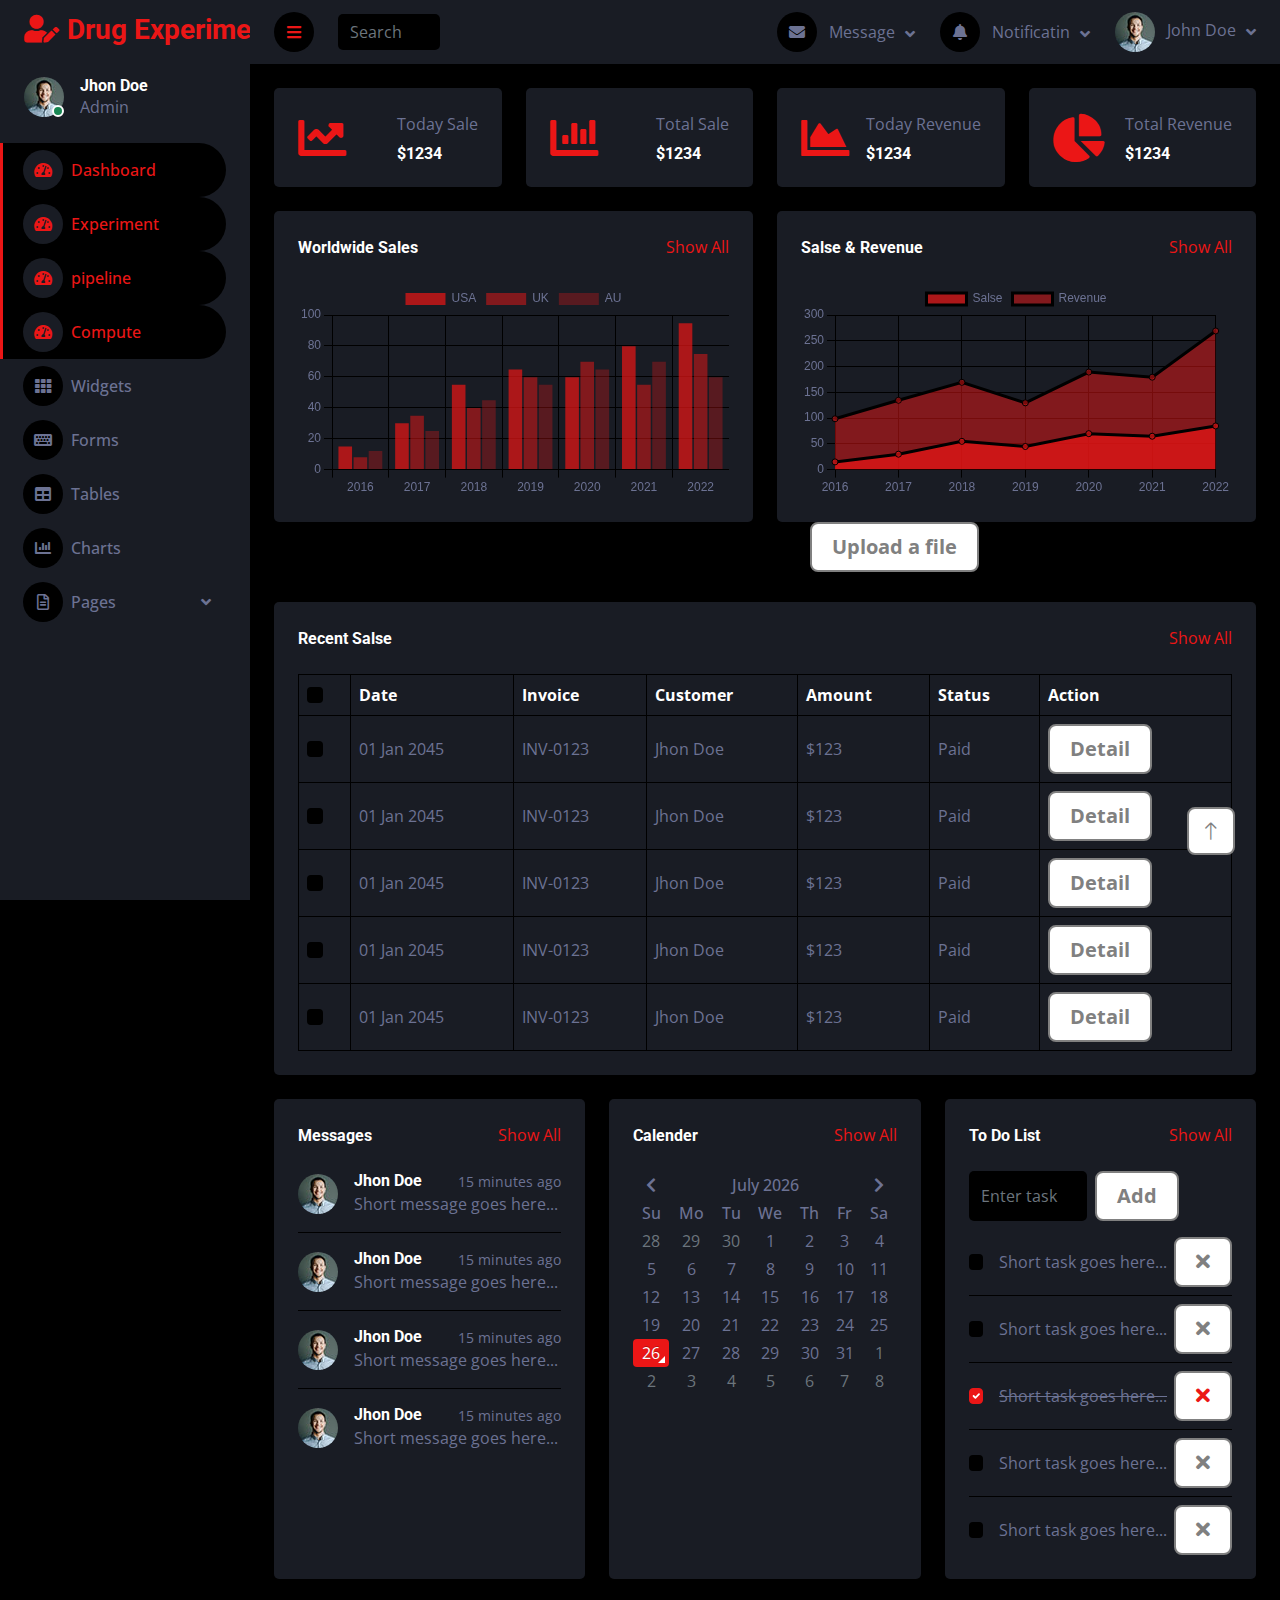
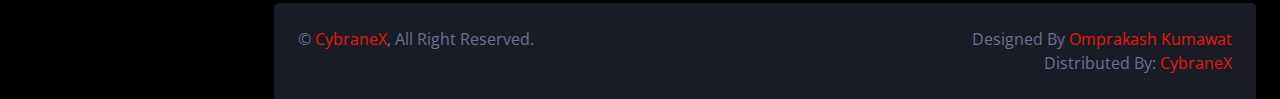
<file: index.html>
<!DOCTYPE html>
<html lang="en">
  <head>
    <meta charset="utf-8" />
    <title>Drugs Experiment</title>
    <meta content="width=device-width, initial-scale=1.0" name="viewport" />
    <meta content="" name="keywords" />
    <meta content="" name="description" />

    <!-- Favicon -->
    <link href="img/favicon.ico" rel="icon" />

    <!-- Google Web Fonts -->
    <link rel="preconnect" href="https://fonts.googleapis.com" />
    <link rel="preconnect" href="https://fonts.gstatic.com" crossorigin />
    <link
      href="https://fonts.googleapis.com/css2?family=Open+Sans:wght@400;600&family=Roboto:wght@500;700&display=swap"
      rel="stylesheet"
    />

    <!-- Icon Font Stylesheet -->
    <link
      href="https://cdnjs.cloudflare.com/ajax/libs/font-awesome/5.10.0/css/all.min.css"
      rel="stylesheet"
    />
    <link
      href="https://cdn.jsdelivr.net/npm/bootstrap-icons@1.4.1/font/bootstrap-icons.css"
      rel="stylesheet"
    />

    <!-- Libraries Stylesheet -->
    <link href="lib/owlcarousel/assets/owl.carousel.min.css" rel="stylesheet" />
    <link
      href="lib/tempusdominus/css/tempusdominus-bootstrap-4.min.css"
      rel="stylesheet"
    />

    <!-- Customized Bootstrap Stylesheet -->
    <link href="css/bootstrap.min.css" rel="stylesheet" />

    <!-- Template Stylesheet -->
    <link href="css/style.css" rel="stylesheet" />
  </head>

  <body>
    <div class="container-fluid position-relative d-flex p-0">
      <!-- Spinner Start -->
      <div
        id="spinner"
        class="show bg-dark position-fixed translate-middle w-100 vh-100 top-50 start-50 d-flex align-items-center justify-content-center"
      >
        <div
          class="spinner-border text-primary"
          style="width: 3rem; height: 3rem"
          role="status"
        >
          <span class="sr-only">Loading...</span>
        </div>
      </div>
      <!-- Spinner End -->

      <!-- Sidebar Start -->
      <div class="sidebar pe-4 pb-3">
        <nav class="navbar bg-secondary navbar-dark">
          <a href="index.html" class="navbar-brand mx-4 mb-3">
            <h3 class="text-primary">
              <i class="fa fa-user-edit me-2"></i>Drug Experiment
            </h3>
          </a>
          <div class="d-flex align-items-center ms-4 mb-4">
            <div class="position-relative">
              <img
                class="rounded-circle"
                src="img/user.jpg"
                alt=""
                style="width: 40px; height: 40px"
              />
              <div
                class="bg-success rounded-circle border border-2 border-white position-absolute end-0 bottom-0 p-1"
              ></div>
            </div>
            <div class="ms-3">
              <h6 class="mb-0">Jhon Doe</h6>
              <span>Admin</span>
            </div>
          </div>
          <div class="navbar-nav w-100">
            <a href="index.html" class="nav-item nav-link active"
              ><i class="fa fa-tachometer-alt me-2"></i>Dashboard</a
            >
            <a href="index.html" class="nav-item nav-link active"
              ><i class="fa fa-tachometer-alt me-2"></i>Experiment</a
            >
            <a href="index.html" class="nav-item nav-link active"
              ><i class="fa fa-tachometer-alt me-2"></i>pipeline</a
            >
            <a href="index.html" class="nav-item nav-link active"
              ><i class="fa fa-tachometer-alt me-2"></i>Compute</a
            >
            <a href="widget.html" class="nav-item nav-link"
              ><i class="fa fa-th me-2"></i>Widgets</a
            >
            <a href="form.html" class="nav-item nav-link"
              ><i class="fa fa-keyboard me-2"></i>Forms</a
            >
            <a href="table.html" class="nav-item nav-link"
              ><i class="fa fa-table me-2"></i>Tables</a
            >
            <a href="chart.html" class="nav-item nav-link"
              ><i class="fa fa-chart-bar me-2"></i>Charts</a
            >
            <div class="nav-item dropdown">
              <a
                href="#"
                class="nav-link dropdown-toggle"
                data-bs-toggle="dropdown"
                ><i class="far fa-file-alt me-2"></i>Pages</a
              >
              <div class="dropdown-menu bg-transparent border-0">
                <a href="signin.html" class="dropdown-item">Sign In</a>
                <a href="signup.html" class="dropdown-item">Sign Up</a>
                <a href="404.html" class="dropdown-item">404 Error</a>
                <a href="blank.html" class="dropdown-item">Blank Page</a>
              </div>
            </div>
          </div>
        </nav>
      </div>
      <!-- Sidebar End -->

      <!-- Content Start -->
      <div class="content">
        <!-- Navbar Start -->
        <nav
          class="navbar navbar-expand bg-secondary navbar-dark sticky-top px-4 py-0"
        >
          <a href="index.html" class="navbar-brand d-flex d-lg-none me-4">
            <h2 class="text-primary mb-0"><i class="fa fa-user-edit"></i></h2>
          </a>
          <a href="#" class="sidebar-toggler flex-shrink-0">
            <i class="fa fa-bars"></i>
          </a>
          <form class="d-none d-md-flex ms-4">
            <input
              class="form-control bg-dark border-0"
              type="search"
              placeholder="Search"
            />
          </form>
          <div class="navbar-nav align-items-center ms-auto">
            <div class="nav-item dropdown">
              <a
                href="#"
                class="nav-link dropdown-toggle"
                data-bs-toggle="dropdown"
              >
                <i class="fa fa-envelope me-lg-2"></i>
                <span class="d-none d-lg-inline-flex">Message</span>
              </a>
              <div
                class="dropdown-menu dropdown-menu-end bg-secondary border-0 rounded-0 rounded-bottom m-0"
              >
                <a href="#" class="dropdown-item">
                  <div class="d-flex align-items-center">
                    <img
                      class="rounded-circle"
                      src="img/user.jpg"
                      alt=""
                      style="width: 40px; height: 40px"
                    />
                    <div class="ms-2">
                      <h6 class="fw-normal mb-0">Jhon send you a message</h6>
                      <small>15 minutes ago</small>
                    </div>
                  </div>
                </a>
                <hr class="dropdown-divider" />
                <a href="#" class="dropdown-item">
                  <div class="d-flex align-items-center">
                    <img
                      class="rounded-circle"
                      src="img/user.jpg"
                      alt=""
                      style="width: 40px; height: 40px"
                    />
                    <div class="ms-2">
                      <h6 class="fw-normal mb-0">Jhon send you a message</h6>
                      <small>15 minutes ago</small>
                    </div>
                  </div>
                </a>
                <hr class="dropdown-divider" />
                <a href="#" class="dropdown-item">
                  <div class="d-flex align-items-center">
                    <img
                      class="rounded-circle"
                      src="img/user.jpg"
                      alt=""
                      style="width: 40px; height: 40px"
                    />
                    <div class="ms-2">
                      <h6 class="fw-normal mb-0">Jhon send you a message</h6>
                      <small>15 minutes ago</small>
                    </div>
                  </div>
                </a>
                <hr class="dropdown-divider" />
                <a href="#" class="dropdown-item text-center"
                  >See all message</a
                >
              </div>
            </div>
            <div class="nav-item dropdown">
              <a
                href="#"
                class="nav-link dropdown-toggle"
                data-bs-toggle="dropdown"
              >
                <i class="fa fa-bell me-lg-2"></i>
                <span class="d-none d-lg-inline-flex">Notificatin</span>
              </a>
              <div
                class="dropdown-menu dropdown-menu-end bg-secondary border-0 rounded-0 rounded-bottom m-0"
              >
                <a href="#" class="dropdown-item">
                  <h6 class="fw-normal mb-0">Profile updated</h6>
                  <small>15 minutes ago</small>
                </a>
                <hr class="dropdown-divider" />
                <a href="#" class="dropdown-item">
                  <h6 class="fw-normal mb-0">New user added</h6>
                  <small>15 minutes ago</small>
                </a>
                <hr class="dropdown-divider" />
                <a href="#" class="dropdown-item">
                  <h6 class="fw-normal mb-0">Password changed</h6>
                  <small>15 minutes ago</small>
                </a>
                <hr class="dropdown-divider" />
                <a href="#" class="dropdown-item text-center"
                  >See all notifications</a
                >
              </div>
            </div>
            <div class="nav-item dropdown">
              <a
                href="#"
                class="nav-link dropdown-toggle"
                data-bs-toggle="dropdown"
              >
                <img
                  class="rounded-circle me-lg-2"
                  src="img/user.jpg"
                  alt=""
                  style="width: 40px; height: 40px"
                />
                <span class="d-none d-lg-inline-flex">John Doe</span>
              </a>
              <div
                class="dropdown-menu dropdown-menu-end bg-secondary border-0 rounded-0 rounded-bottom m-0"
              >
                <a href="#" class="dropdown-item">My Profile</a>
                <a href="#" class="dropdown-item">Settings</a>
                <a href="#" class="dropdown-item">Log Out</a>
              </div>
            </div>
          </div>
        </nav>
        <!-- Navbar End -->

        <!-- Sale & Revenue Start -->
        <div class="container-fluid pt-4 px-4">
          <div class="row g-4">
            <div class="col-sm-6 col-xl-3">
              <div
                class="bg-secondary rounded d-flex align-items-center justify-content-between p-4"
              >
                <i class="fa fa-chart-line fa-3x text-primary"></i>
                <div class="ms-3">
                  <p class="mb-2">Today Sale</p>
                  <h6 class="mb-0">$1234</h6>
                </div>
              </div>
            </div>
            <div class="col-sm-6 col-xl-3">
              <div
                class="bg-secondary rounded d-flex align-items-center justify-content-between p-4"
              >
                <i class="fa fa-chart-bar fa-3x text-primary"></i>
                <div class="ms-3">
                  <p class="mb-2">Total Sale</p>
                  <h6 class="mb-0">$1234</h6>
                </div>
              </div>
            </div>
            <div class="col-sm-6 col-xl-3">
              <div
                class="bg-secondary rounded d-flex align-items-center justify-content-between p-4"
              >
                <i class="fa fa-chart-area fa-3x text-primary"></i>
                <div class="ms-3">
                  <p class="mb-2">Today Revenue</p>
                  <h6 class="mb-0">$1234</h6>
                </div>
              </div>
            </div>
            <div class="col-sm-6 col-xl-3">
              <div
                class="bg-secondary rounded d-flex align-items-center justify-content-between p-4"
              >
                <i class="fa fa-chart-pie fa-3x text-primary"></i>
                <div class="ms-3">
                  <p class="mb-2">Total Revenue</p>
                  <h6 class="mb-0">$1234</h6>
                </div>
              </div>
            </div>
          </div>
        </div>
        <!-- Sale & Revenue End -->

        <!-- Sales Chart Start -->
        <div class="container-fluid pt-4 px-4">
          <div class="row g-4">
            <div class="col-sm-12 col-xl-6">
              <div class="bg-secondary text-center rounded p-4">
                <div
                  class="d-flex align-items-center justify-content-between mb-4"
                >
                  <h6 class="mb-0">Worldwide Sales</h6>
                  <a href="">Show All</a>
                </div>
                <canvas id="worldwide-sales"></canvas>
              </div>
            </div>
            <div class="col-sm-12 col-xl-6">
              <div class="bg-secondary text-center rounded p-4">
                <div
                  class="d-flex align-items-center justify-content-between mb-4"
                >
                  <h6 class="mb-0">Salse & Revenue</h6>
                  <a href="">Show All</a>
                </div>
                <canvas id="salse-revenue"></canvas>
              </div>
            </div>
          </div>
        </div>
        <!-- Sales Chart End -->
        <div>
          <div class="upload-btn-wrapper">
            <button class="btn">Upload a file</button>
            <input type="file" name="myfile" />
          </div>
        </div>
        <style>
            .upload-btn-wrapper {
  position: relative;
  margin-left:35rem;
  overflow: hidden;
  display: inline-block;
  pointer : cursor;
}

.btn {
  border: 2px solid gray;
  color: gray;
  background-color: white;
  padding: 8px 20px;
  border-radius: 8px;
  font-size: 20px;
  font-weight: bold;
}

.upload-btn-wrapper input[type=file] {
  font-size: 100px;
  position: absolute;
  left: 0;
  top: 0;
  opacity: 0;
}
        </style>

        <!-- Recent Sales Start -->
        <div class="container-fluid pt-4 px-4">
          <div class="bg-secondary text-center rounded p-4">
            <div class="d-flex align-items-center justify-content-between mb-4">
              <h6 class="mb-0">Recent Salse</h6>
              <a href="">Show All</a>
            </div>
            <div class="table-responsive">
              <table
                class="table text-start align-middle table-bordered table-hover mb-0"
              >
                <thead>
                  <tr class="text-white">
                    <th scope="col">
                      <input class="form-check-input" type="checkbox" />
                    </th>
                    <th scope="col">Date</th>
                    <th scope="col">Invoice</th>
                    <th scope="col">Customer</th>
                    <th scope="col">Amount</th>
                    <th scope="col">Status</th>
                    <th scope="col">Action</th>
                  </tr>
                </thead>
                <tbody>
                  <tr>
                    <td><input class="form-check-input" type="checkbox" /></td>
                    <td>01 Jan 2045</td>
                    <td>INV-0123</td>
                    <td>Jhon Doe</td>
                    <td>$123</td>
                    <td>Paid</td>
                    <td>
                      <a class="btn btn-sm btn-primary" href="">Detail</a>
                    </td>
                  </tr>
                  <tr>
                    <td><input class="form-check-input" type="checkbox" /></td>
                    <td>01 Jan 2045</td>
                    <td>INV-0123</td>
                    <td>Jhon Doe</td>
                    <td>$123</td>
                    <td>Paid</td>
                    <td>
                      <a class="btn btn-sm btn-primary" href="">Detail</a>
                    </td>
                  </tr>
                  <tr>
                    <td><input class="form-check-input" type="checkbox" /></td>
                    <td>01 Jan 2045</td>
                    <td>INV-0123</td>
                    <td>Jhon Doe</td>
                    <td>$123</td>
                    <td>Paid</td>
                    <td>
                      <a class="btn btn-sm btn-primary" href="">Detail</a>
                    </td>
                  </tr>
                  <tr>
                    <td><input class="form-check-input" type="checkbox" /></td>
                    <td>01 Jan 2045</td>
                    <td>INV-0123</td>
                    <td>Jhon Doe</td>
                    <td>$123</td>
                    <td>Paid</td>
                    <td>
                      <a class="btn btn-sm btn-primary" href="">Detail</a>
                    </td>
                  </tr>
                  <tr>
                    <td><input class="form-check-input" type="checkbox" /></td>
                    <td>01 Jan 2045</td>
                    <td>INV-0123</td>
                    <td>Jhon Doe</td>
                    <td>$123</td>
                    <td>Paid</td>
                    <td>
                      <a class="btn btn-sm btn-primary" href="">Detail</a>
                    </td>
                  </tr>
                </tbody>
              </table>
            </div>
          </div>
        </div>
        <!-- Recent Sales End -->

        <!-- Widgets Start -->
        <div class="container-fluid pt-4 px-4">
          <div class="row g-4">
            <div class="col-sm-12 col-md-6 col-xl-4">
              <div class="h-100 bg-secondary rounded p-4">
                <div
                  class="d-flex align-items-center justify-content-between mb-2"
                >
                  <h6 class="mb-0">Messages</h6>
                  <a href="">Show All</a>
                </div>
                <div class="d-flex align-items-center border-bottom py-3">
                  <img
                    class="rounded-circle flex-shrink-0"
                    src="img/user.jpg"
                    alt=""
                    style="width: 40px; height: 40px"
                  />
                  <div class="w-100 ms-3">
                    <div class="d-flex w-100 justify-content-between">
                      <h6 class="mb-0">Jhon Doe</h6>
                      <small>15 minutes ago</small>
                    </div>
                    <span>Short message goes here...</span>
                  </div>
                </div>
                <div class="d-flex align-items-center border-bottom py-3">
                  <img
                    class="rounded-circle flex-shrink-0"
                    src="img/user.jpg"
                    alt=""
                    style="width: 40px; height: 40px"
                  />
                  <div class="w-100 ms-3">
                    <div class="d-flex w-100 justify-content-between">
                      <h6 class="mb-0">Jhon Doe</h6>
                      <small>15 minutes ago</small>
                    </div>
                    <span>Short message goes here...</span>
                  </div>
                </div>
                <div class="d-flex align-items-center border-bottom py-3">
                  <img
                    class="rounded-circle flex-shrink-0"
                    src="img/user.jpg"
                    alt=""
                    style="width: 40px; height: 40px"
                  />
                  <div class="w-100 ms-3">
                    <div class="d-flex w-100 justify-content-between">
                      <h6 class="mb-0">Jhon Doe</h6>
                      <small>15 minutes ago</small>
                    </div>
                    <span>Short message goes here...</span>
                  </div>
                </div>
                <div class="d-flex align-items-center pt-3">
                  <img
                    class="rounded-circle flex-shrink-0"
                    src="img/user.jpg"
                    alt=""
                    style="width: 40px; height: 40px"
                  />
                  <div class="w-100 ms-3">
                    <div class="d-flex w-100 justify-content-between">
                      <h6 class="mb-0">Jhon Doe</h6>
                      <small>15 minutes ago</small>
                    </div>
                    <span>Short message goes here...</span>
                  </div>
                </div>
              </div>
            </div>
            <div class="col-sm-12 col-md-6 col-xl-4">
              <div class="h-100 bg-secondary rounded p-4">
                <div
                  class="d-flex align-items-center justify-content-between mb-4"
                >
                  <h6 class="mb-0">Calender</h6>
                  <a href="">Show All</a>
                </div>
                <div id="calender"></div>
              </div>
            </div>
            <div class="col-sm-12 col-md-6 col-xl-4">
              <div class="h-100 bg-secondary rounded p-4">
                <div
                  class="d-flex align-items-center justify-content-between mb-4"
                >
                  <h6 class="mb-0">To Do List</h6>
                  <a href="">Show All</a>
                </div>
                <div class="d-flex mb-2">
                  <input
                    class="form-control bg-dark border-0"
                    type="text"
                    placeholder="Enter task"
                  />
                  <buttonz type="button" class="btn btn-primary ms-2">
                    Add
                  </buttonz>
                </div>
                <div class="d-flex align-items-center border-bottom py-2">
                  <input class="form-check-input m-0" type="checkbox" />
                  <div class="w-100 ms-3">
                    <div
                      class="d-flex w-100 align-items-center justify-content-between"
                    >
                      <span>Short task goes here...</span>
                      <button class="btn btn-sm">
                        <i class="fa fa-times"></i>
                      </button>
                    </div>
                  </div>
                </div>
                <div class="d-flex align-items-center border-bottom py-2">
                  <input class="form-check-input m-0" type="checkbox" />
                  <div class="w-100 ms-3">
                    <div
                      class="d-flex w-100 align-items-center justify-content-between"
                    >
                      <span>Short task goes here...</span>
                      <button class="btn btn-sm">
                        <i class="fa fa-times"></i>
                      </button>
                    </div>
                  </div>
                </div>
                <div class="d-flex align-items-center border-bottom py-2">
                  <input class="form-check-input m-0" type="checkbox" checked />
                  <div class="w-100 ms-3">
                    <div
                      class="d-flex w-100 align-items-center justify-content-between"
                    >
                      <span><del>Short task goes here...</del></span>
                      <button class="btn btn-sm text-primary">
                        <i class="fa fa-times"></i>
                      </button>
                    </div>
                  </div>
                </div>
                <div class="d-flex align-items-center border-bottom py-2">
                  <input class="form-check-input m-0" type="checkbox" />
                  <div class="w-100 ms-3">
                    <div
                      class="d-flex w-100 align-items-center justify-content-between"
                    >
                      <span>Short task goes here...</span>
                      <button class="btn btn-sm">
                        <i class="fa fa-times"></i>
                      </button>
                    </div>
                  </div>
                </div>
                <div class="d-flex align-items-center pt-2">
                  <input class="form-check-input m-0" type="checkbox" />
                  <div class="w-100 ms-3">
                    <div
                      class="d-flex w-100 align-items-center justify-content-between"
                    >
                      <span>Short task goes here...</span>
                      <button class="btn btn-sm">
                        <i class="fa fa-times"></i>
                      </button>
                    </div>
                  </div>
                </div>
              </div>
            </div>
          </div>
        </div>
        <!-- Widgets End -->

        <!-- Footer Start -->
        <div class="container-fluid pt-4 px-4">
          <div class="bg-secondary rounded-top p-4">
            <div class="row">
              <div class="col-12 col-sm-6 text-center text-sm-start">
                &copy; <a href="https://www.cybranex.com/">CybraneX</a>, All Right Reserved.
              </div>
              <div class="col-12 col-sm-6 text-center text-sm-end">
                Designed By
                <a href="#">Omprakash Kumawat</a>
                <br />Distributed By:
                <a href="https://www.cybranex.com/" target="_blank">CybraneX</a>
              </div>
            </div>
          </div>
        </div>
        <!-- Footer End -->
      </div>
      <!-- Content End -->

      <!-- Back to Top -->
      <a href="#" class="btn btn-lg btn-primary btn-lg-square back-to-top"
        ><i class="bi bi-arrow-up"></i
      ></a>
    </div>

    <!-- JavaScript Libraries -->
    <script src="https://code.jquery.com/jquery-3.4.1.min.js"></script>
    <script src="https://cdn.jsdelivr.net/npm/bootstrap@5.0.0/dist/js/bootstrap.bundle.min.js"></script>
    <script src="lib/chart/chart.min.js"></script>
    <script src="lib/easing/easing.min.js"></script>
    <script src="lib/waypoints/waypoints.min.js"></script>
    <script src="lib/owlcarousel/owl.carousel.min.js"></script>
    <script src="lib/tempusdominus/js/moment.min.js"></script>
    <script src="lib/tempusdominus/js/moment-timezone.min.js"></script>
    <script src="lib/tempusdominus/js/tempusdominus-bootstrap-4.min.js"></script>

    <!-- Template Javascript -->
    <script src="js/main.js"></script>
  </body>
</html>
</file>
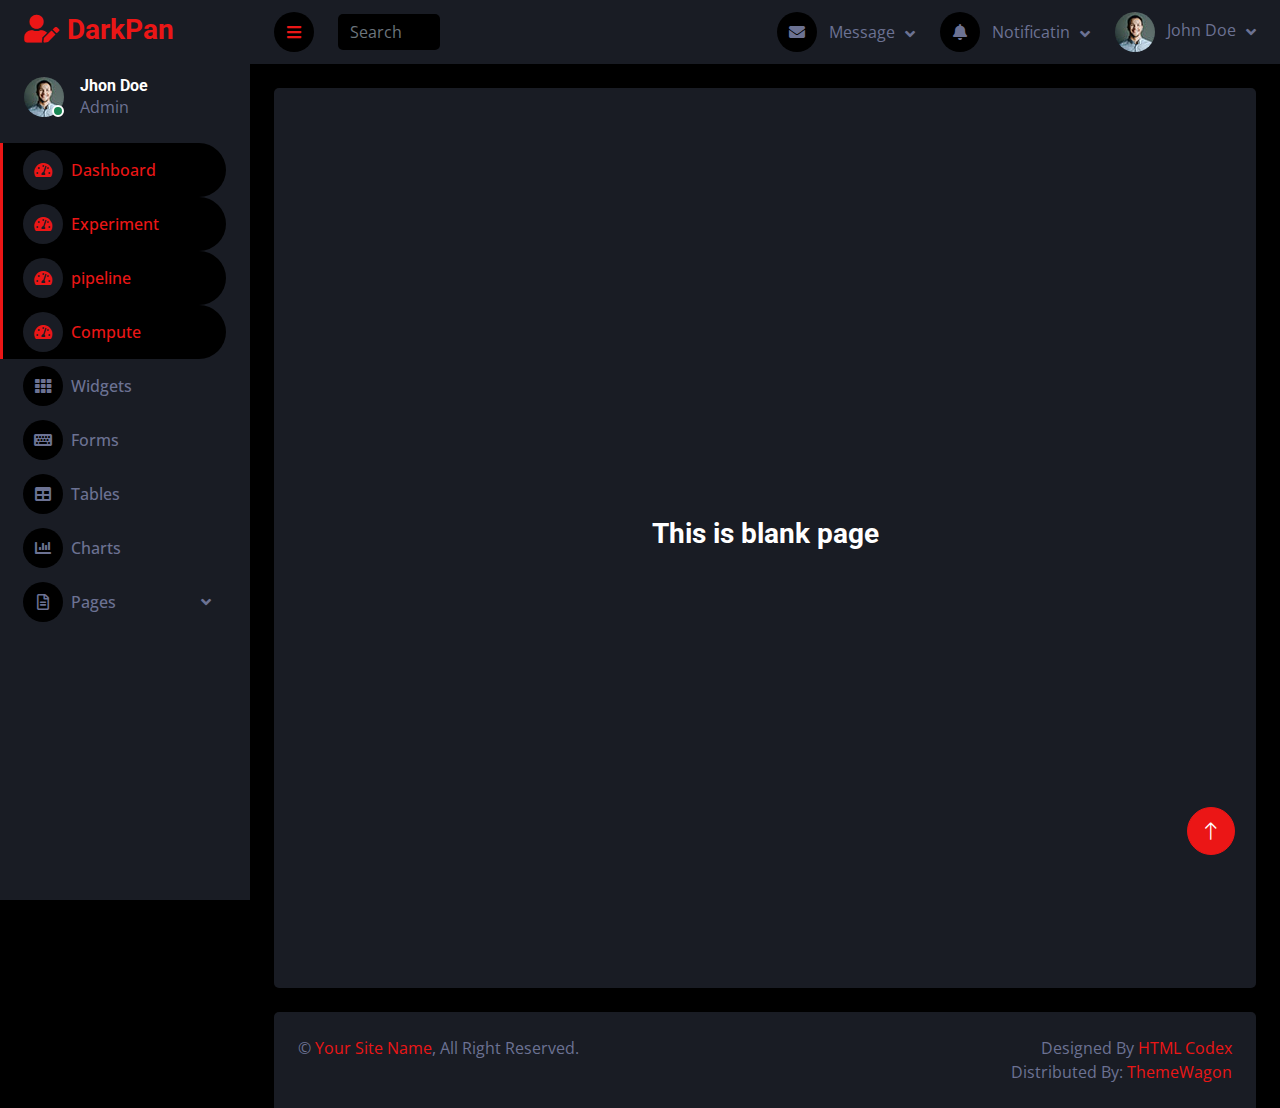
<file: blank.html>
<!DOCTYPE html>
<html lang="en">

<head>
    <meta charset="utf-8">
    <title>Drugn Experiment</title>
    <meta content="width=device-width, initial-scale=1.0" name="viewport">
    <meta content="" name="keywords">
    <meta content="" name="description">

    <!-- Favicon -->
    <link href="img/favicon.ico" rel="icon">

    <!-- Google Web Fonts -->
    <link rel="preconnect" href="https://fonts.googleapis.com">
    <link rel="preconnect" href="https://fonts.gstatic.com" crossorigin>
    <link href="https://fonts.googleapis.com/css2?family=Open+Sans:wght@400;600&family=Roboto:wght@500;700&display=swap" rel="stylesheet"> 
    
    <!-- Icon Font Stylesheet -->
    <link href="https://cdnjs.cloudflare.com/ajax/libs/font-awesome/5.10.0/css/all.min.css" rel="stylesheet">
    <link href="https://cdn.jsdelivr.net/npm/bootstrap-icons@1.4.1/font/bootstrap-icons.css" rel="stylesheet">

    <!-- Libraries Stylesheet -->
    <link href="lib/owlcarousel/assets/owl.carousel.min.css" rel="stylesheet">
    <link href="lib/tempusdominus/css/tempusdominus-bootstrap-4.min.css" rel="stylesheet" />

    <!-- Customized Bootstrap Stylesheet -->
    <link href="css/bootstrap.min.css" rel="stylesheet">

    <!-- Template Stylesheet -->
    <link href="css/style.css" rel="stylesheet">
</head>

<body>
    <div class="container-fluid position-relative d-flex p-0">
        <!-- Spinner Start -->
        <div id="spinner" class="show bg-dark position-fixed translate-middle w-100 vh-100 top-50 start-50 d-flex align-items-center justify-content-center">
            <div class="spinner-border text-primary" style="width: 3rem; height: 3rem;" role="status">
                <span class="sr-only">Loading...</span>
            </div>
        </div>
        <!-- Spinner End -->


        <!-- Sidebar Start -->
        <div class="sidebar pe-4 pb-3">
            <nav class="navbar bg-secondary navbar-dark">
                <a href="index.html" class="navbar-brand mx-4 mb-3">
                    <h3 class="text-primary"><i class="fa fa-user-edit me-2"></i>DarkPan</h3>
                </a>
                <div class="d-flex align-items-center ms-4 mb-4">
                    <div class="position-relative">
                        <img class="rounded-circle" src="img/user.jpg" alt="" style="width: 40px; height: 40px;">
                        <div class="bg-success rounded-circle border border-2 border-white position-absolute end-0 bottom-0 p-1"></div>
                    </div>
                    <div class="ms-3">
                        <h6 class="mb-0">Jhon Doe</h6>
                        <span>Admin</span>
                    </div>
                </div>
                <div class="navbar-nav w-100">
                    <a href="index.html" class="nav-item nav-link active"><i class="fa fa-tachometer-alt me-2"></i>Dashboard</a>
                    <a href="index.html" class="nav-item nav-link active"><i class="fa fa-tachometer-alt me-2"></i>Experiment</a>
                    <a href="index.html" class="nav-item nav-link active"><i class="fa fa-tachometer-alt me-2"></i>pipeline</a>
                    <a href="index.html" class="nav-item nav-link active"><i class="fa fa-tachometer-alt me-2"></i>Compute</a>
                     <a href="widget.html" class="nav-item nav-link"><i class="fa fa-th me-2"></i>Widgets</a>
                    <a href="form.html" class="nav-item nav-link"><i class="fa fa-keyboard me-2"></i>Forms</a>
                    <a href="table.html" class="nav-item nav-link"><i class="fa fa-table me-2"></i>Tables</a>
                    <a href="chart.html" class="nav-item nav-link"><i class="fa fa-chart-bar me-2"></i>Charts</a>
                    <div class="nav-item dropdown">
                        <a href="#" class="nav-link dropdown-toggle" data-bs-toggle="dropdown"><i class="far fa-file-alt me-2"></i>Pages</a>
                        <div class="dropdown-menu bg-transparent border-0">
                            <a href="signin.html" class="dropdown-item">Sign In</a>
                            <a href="signup.html" class="dropdown-item">Sign Up</a>
                            <a href="404.html" class="dropdown-item">404 Error</a>
                            <a href="blank.html" class="dropdown-item">Blank Page</a>
                        </div>
                    </div>
                </div>
            </nav>
        </div>
        <!-- Sidebar End -->


        <!-- Content Start -->
        <div class="content">
            <!-- Navbar Start -->
            <nav class="navbar navbar-expand bg-secondary navbar-dark sticky-top px-4 py-0">
                <a href="index.html" class="navbar-brand d-flex d-lg-none me-4">
                    <h2 class="text-primary mb-0"><i class="fa fa-user-edit"></i></h2>
                </a>
                <a href="#" class="sidebar-toggler flex-shrink-0">
                    <i class="fa fa-bars"></i>
                </a>
                <form class="d-none d-md-flex ms-4">
                    <input class="form-control bg-dark border-0" type="search" placeholder="Search">
                </form>
                <div class="navbar-nav align-items-center ms-auto">
                    <div class="nav-item dropdown">
                        <a href="#" class="nav-link dropdown-toggle" data-bs-toggle="dropdown">
                            <i class="fa fa-envelope me-lg-2"></i>
                            <span class="d-none d-lg-inline-flex">Message</span>
                        </a>
                        <div class="dropdown-menu dropdown-menu-end bg-secondary border-0 rounded-0 rounded-bottom m-0">
                            <a href="#" class="dropdown-item">
                                <div class="d-flex align-items-center">
                                    <img class="rounded-circle" src="img/user.jpg" alt="" style="width: 40px; height: 40px;">
                                    <div class="ms-2">
                                        <h6 class="fw-normal mb-0">Jhon send you a message</h6>
                                        <small>15 minutes ago</small>
                                    </div>
                                </div>
                            </a>
                            <hr class="dropdown-divider">
                            <a href="#" class="dropdown-item">
                                <div class="d-flex align-items-center">
                                    <img class="rounded-circle" src="img/user.jpg" alt="" style="width: 40px; height: 40px;">
                                    <div class="ms-2">
                                        <h6 class="fw-normal mb-0">Jhon send you a message</h6>
                                        <small>15 minutes ago</small>
                                    </div>
                                </div>
                            </a>
                            <hr class="dropdown-divider">
                            <a href="#" class="dropdown-item">
                                <div class="d-flex align-items-center">
                                    <img class="rounded-circle" src="img/user.jpg" alt="" style="width: 40px; height: 40px;">
                                    <div class="ms-2">
                                        <h6 class="fw-normal mb-0">Jhon send you a message</h6>
                                        <small>15 minutes ago</small>
                                    </div>
                                </div>
                            </a>
                            <hr class="dropdown-divider">
                            <a href="#" class="dropdown-item text-center">See all message</a>
                        </div>
                    </div>
                    <div class="nav-item dropdown">
                        <a href="#" class="nav-link dropdown-toggle" data-bs-toggle="dropdown">
                            <i class="fa fa-bell me-lg-2"></i>
                            <span class="d-none d-lg-inline-flex">Notificatin</span>
                        </a>
                        <div class="dropdown-menu dropdown-menu-end bg-secondary border-0 rounded-0 rounded-bottom m-0">
                            <a href="#" class="dropdown-item">
                                <h6 class="fw-normal mb-0">Profile updated</h6>
                                <small>15 minutes ago</small>
                            </a>
                            <hr class="dropdown-divider">
                            <a href="#" class="dropdown-item">
                                <h6 class="fw-normal mb-0">New user added</h6>
                                <small>15 minutes ago</small>
                            </a>
                            <hr class="dropdown-divider">
                            <a href="#" class="dropdown-item">
                                <h6 class="fw-normal mb-0">Password changed</h6>
                                <small>15 minutes ago</small>
                            </a>
                            <hr class="dropdown-divider">
                            <a href="#" class="dropdown-item text-center">See all notifications</a>
                        </div>
                    </div>
                    <div class="nav-item dropdown">
                        <a href="#" class="nav-link dropdown-toggle" data-bs-toggle="dropdown">
                            <img class="rounded-circle me-lg-2" src="img/user.jpg" alt="" style="width: 40px; height: 40px;">
                            <span class="d-none d-lg-inline-flex">John Doe</span>
                        </a>
                        <div class="dropdown-menu dropdown-menu-end bg-secondary border-0 rounded-0 rounded-bottom m-0">
                            <a href="#" class="dropdown-item">My Profile</a>
                            <a href="#" class="dropdown-item">Settings</a>
                            <a href="#" class="dropdown-item">Log Out</a>
                        </div>
                    </div>
                </div>
            </nav>
            <!-- Navbar End -->


            <!-- Blank Start -->
            <div class="container-fluid pt-4 px-4">
                <div class="row vh-100 bg-secondary rounded align-items-center justify-content-center mx-0">
                    <div class="col-md-6 text-center">
                        <h3>This is blank page</h3>
                    </div>
                </div>
            </div>
            <!-- Blank End -->


            <!-- Footer Start -->
            <div class="container-fluid pt-4 px-4">
                <div class="bg-secondary rounded-top p-4">
                    <div class="row">
                        <div class="col-12 col-sm-6 text-center text-sm-start">
                            &copy; <a href="#">Your Site Name</a>, All Right Reserved. 
                        </div>
                        <div class="col-12 col-sm-6 text-center text-sm-end">
                            <!--/*** This template is free as long as you keep the footer author’s credit link/attribution link/backlink. If you'd like to use the template without the footer author’s credit link/attribution link/backlink, you can purchase the Credit Removal License from "https://htmlcodex.com/credit-removal". Thank you for your support. ***/-->
                            Designed By <a href="https://htmlcodex.com">HTML Codex</a>
                            <br>Distributed By: <a href="https://themewagon.com" target="_blank">ThemeWagon</a>
                        </div>
                    </div>
                </div>
            </div>
            <!-- Footer End -->
        </div>
        <!-- Content End -->


        <!-- Back to Top -->
        <a href="#" class="btn btn-lg btn-primary btn-lg-square back-to-top"><i class="bi bi-arrow-up"></i></a>
    </div>

    <!-- JavaScript Libraries -->
    <script src="https://code.jquery.com/jquery-3.4.1.min.js"></script>
    <script src="https://cdn.jsdelivr.net/npm/bootstrap@5.0.0/dist/js/bootstrap.bundle.min.js"></script>
    <script src="lib/chart/chart.min.js"></script>
    <script src="lib/easing/easing.min.js"></script>
    <script src="lib/waypoints/waypoints.min.js"></script>
    <script src="lib/owlcarousel/owl.carousel.min.js"></script>
    <script src="lib/tempusdominus/js/moment.min.js"></script>
    <script src="lib/tempusdominus/js/moment-timezone.min.js"></script>
    <script src="lib/tempusdominus/js/tempusdominus-bootstrap-4.min.js"></script>

    <!-- Template Javascript -->
    <script src="js/main.js"></script>
</body>

</html>
</file>
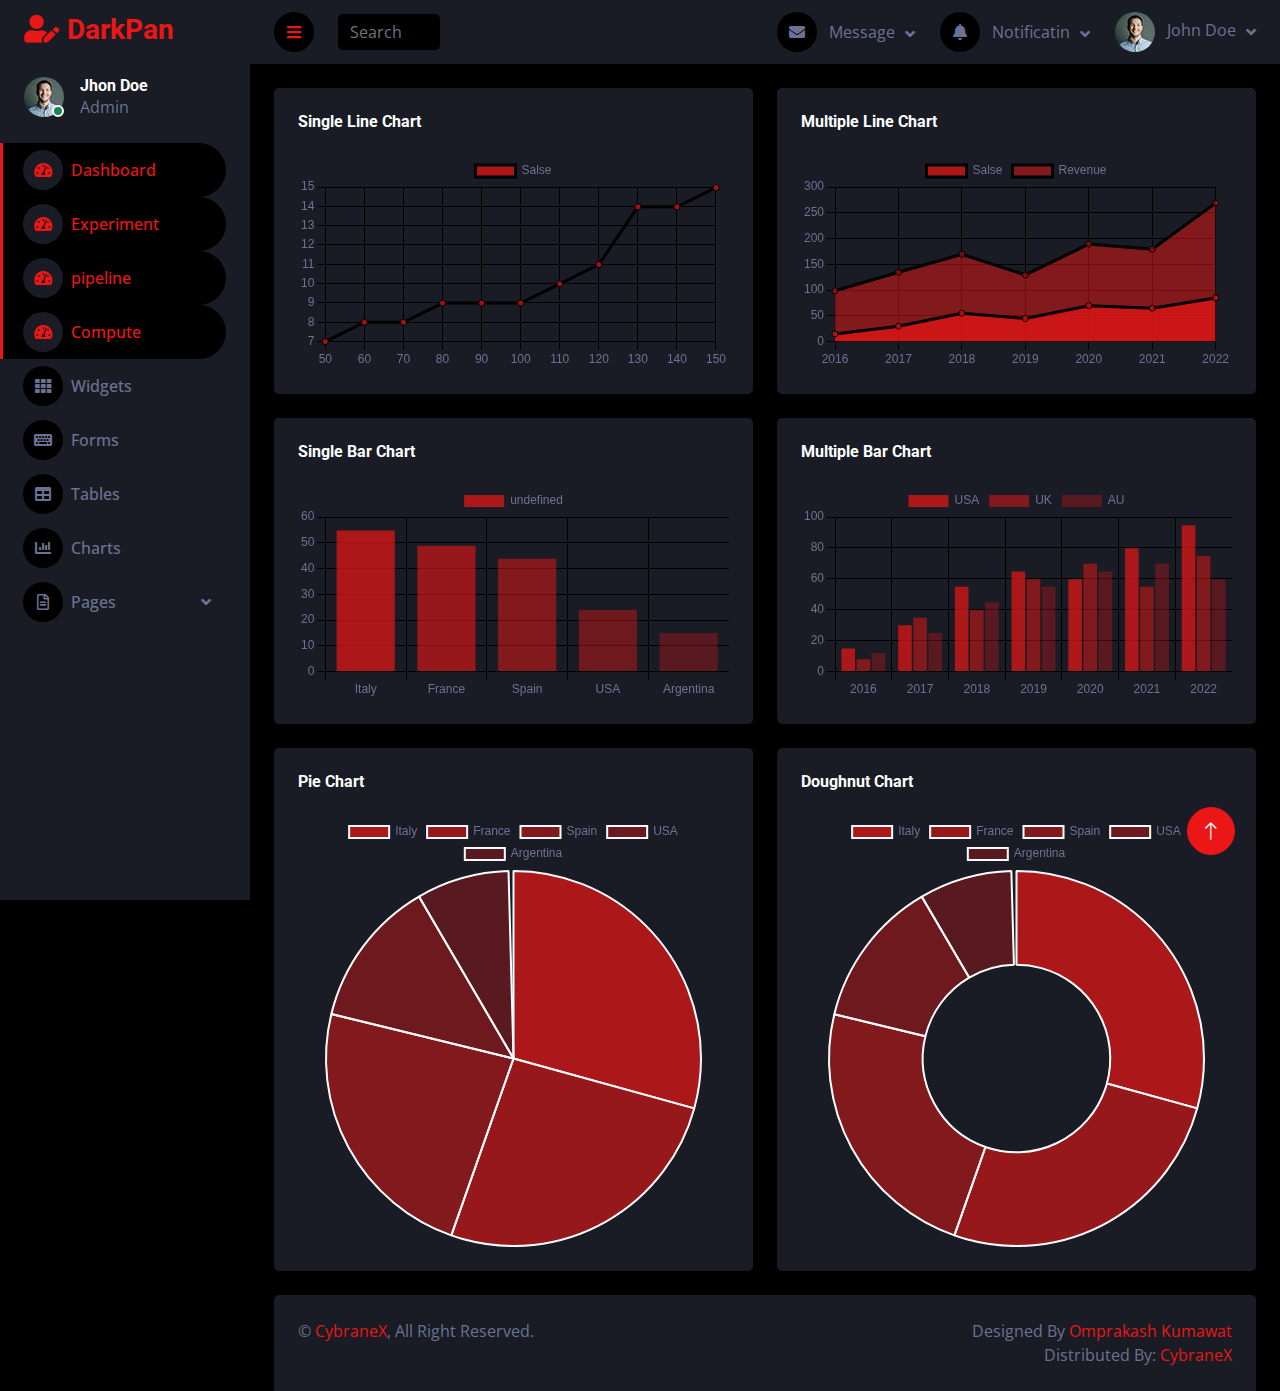
<file: chart.html>
<!DOCTYPE html>
<html lang="en">

<head>
    <meta charset="utf-8">
    <title>Drugn Experiment</title>
    <meta content="width=device-width, initial-scale=1.0" name="viewport">
    <meta content="" name="keywords">
    <meta content="" name="description">

    <!-- Favicon -->
    <link href="img/favicon.ico" rel="icon">

    <!-- Google Web Fonts -->
    <link rel="preconnect" href="https://fonts.googleapis.com">
    <link rel="preconnect" href="https://fonts.gstatic.com" crossorigin>
    <link href="https://fonts.googleapis.com/css2?family=Open+Sans:wght@400;600&family=Roboto:wght@500;700&display=swap" rel="stylesheet"> 
    
    <!-- Icon Font Stylesheet -->
    <link href="https://cdnjs.cloudflare.com/ajax/libs/font-awesome/5.10.0/css/all.min.css" rel="stylesheet">
    <link href="https://cdn.jsdelivr.net/npm/bootstrap-icons@1.4.1/font/bootstrap-icons.css" rel="stylesheet">

    <!-- Libraries Stylesheet -->
    <link href="lib/owlcarousel/assets/owl.carousel.min.css" rel="stylesheet">
    <link href="lib/tempusdominus/css/tempusdominus-bootstrap-4.min.css" rel="stylesheet" />

    <!-- Customized Bootstrap Stylesheet -->
    <link href="css/bootstrap.min.css" rel="stylesheet">

    <!-- Template Stylesheet -->
    <link href="css/style.css" rel="stylesheet">
</head>

<body>
    <div class="container-fluid position-relative d-flex p-0">
        <!-- Spinner Start -->
        <div id="spinner" class="show bg-dark position-fixed translate-middle w-100 vh-100 top-50 start-50 d-flex align-items-center justify-content-center">
            <div class="spinner-border text-primary" style="width: 3rem; height: 3rem;" role="status">
                <span class="sr-only">Loading...</span>
            </div>
        </div>
        <!-- Spinner End -->


        <!-- Sidebar Start -->
        <div class="sidebar pe-4 pb-3">
            <nav class="navbar bg-secondary navbar-dark">
                <a href="index.html" class="navbar-brand mx-4 mb-3">
                    <h3 class="text-primary"><i class="fa fa-user-edit me-2"></i>DarkPan</h3>
                </a>
                <div class="d-flex align-items-center ms-4 mb-4">
                    <div class="position-relative">
                        <img class="rounded-circle" src="img/user.jpg" alt="" style="width: 40px; height: 40px;">
                        <div class="bg-success rounded-circle border border-2 border-white position-absolute end-0 bottom-0 p-1"></div>
                    </div>
                    <div class="ms-3">
                        <h6 class="mb-0">Jhon Doe</h6>
                        <span>Admin</span>
                    </div>
                </div>
                <div class="navbar-nav w-100">
                    <a href="index.html" class="nav-item nav-link active"><i class="fa fa-tachometer-alt me-2"></i>Dashboard</a>
                    <a href="index.html" class="nav-item nav-link active"><i class="fa fa-tachometer-alt me-2"></i>Experiment</a>
                    <a href="index.html" class="nav-item nav-link active"><i class="fa fa-tachometer-alt me-2"></i>pipeline</a>
                    <a href="index.html" class="nav-item nav-link active"><i class="fa fa-tachometer-alt me-2"></i>Compute</a>
                     <a href="widget.html" class="nav-item nav-link"><i class="fa fa-th me-2"></i>Widgets</a>
                    <a href="form.html" class="nav-item nav-link"><i class="fa fa-keyboard me-2"></i>Forms</a>
                    <a href="table.html" class="nav-item nav-link"><i class="fa fa-table me-2"></i>Tables</a>
                    <a href="chart.html" class="nav-item nav-link"><i class="fa fa-chart-bar me-2"></i>Charts</a>
                    <div class="nav-item dropdown">
                        <a href="#" class="nav-link dropdown-toggle" data-bs-toggle="dropdown"><i class="far fa-file-alt me-2"></i>Pages</a>
                        <div class="dropdown-menu bg-transparent border-0">
                            <a href="signin.html" class="dropdown-item">Sign In</a>
                            <a href="signup.html" class="dropdown-item">Sign Up</a>
                            <a href="404.html" class="dropdown-item">404 Error</a>
                            <a href="blank.html" class="dropdown-item">Blank Page</a>
                        </div>
                    </div>
                </div>
            </nav>
        </div>
        <!-- Sidebar End -->


        <!-- Content Start -->
        <div class="content">
            <!-- Navbar Start -->
            <nav class="navbar navbar-expand bg-secondary navbar-dark sticky-top px-4 py-0">
                <a href="index.html" class="navbar-brand d-flex d-lg-none me-4">
                    <h2 class="text-primary mb-0"><i class="fa fa-user-edit"></i></h2>
                </a>
                <a href="#" class="sidebar-toggler flex-shrink-0">
                    <i class="fa fa-bars"></i>
                </a>
                <form class="d-none d-md-flex ms-4">
                    <input class="form-control bg-dark border-0" type="search" placeholder="Search">
                </form>
                <div class="navbar-nav align-items-center ms-auto">
                    <div class="nav-item dropdown">
                        <a href="#" class="nav-link dropdown-toggle" data-bs-toggle="dropdown">
                            <i class="fa fa-envelope me-lg-2"></i>
                            <span class="d-none d-lg-inline-flex">Message</span>
                        </a>
                        <div class="dropdown-menu dropdown-menu-end bg-secondary border-0 rounded-0 rounded-bottom m-0">
                            <a href="#" class="dropdown-item">
                                <div class="d-flex align-items-center">
                                    <img class="rounded-circle" src="img/user.jpg" alt="" style="width: 40px; height: 40px;">
                                    <div class="ms-2">
                                        <h6 class="fw-normal mb-0">Jhon send you a message</h6>
                                        <small>15 minutes ago</small>
                                    </div>
                                </div>
                            </a>
                            <hr class="dropdown-divider">
                            <a href="#" class="dropdown-item">
                                <div class="d-flex align-items-center">
                                    <img class="rounded-circle" src="img/user.jpg" alt="" style="width: 40px; height: 40px;">
                                    <div class="ms-2">
                                        <h6 class="fw-normal mb-0">Jhon send you a message</h6>
                                        <small>15 minutes ago</small>
                                    </div>
                                </div>
                            </a>
                            <hr class="dropdown-divider">
                            <a href="#" class="dropdown-item">
                                <div class="d-flex align-items-center">
                                    <img class="rounded-circle" src="img/user.jpg" alt="" style="width: 40px; height: 40px;">
                                    <div class="ms-2">
                                        <h6 class="fw-normal mb-0">Jhon send you a message</h6>
                                        <small>15 minutes ago</small>
                                    </div>
                                </div>
                            </a>
                            <hr class="dropdown-divider">
                            <a href="#" class="dropdown-item text-center">See all message</a>
                        </div>
                    </div>
                    <div class="nav-item dropdown">
                        <a href="#" class="nav-link dropdown-toggle" data-bs-toggle="dropdown">
                            <i class="fa fa-bell me-lg-2"></i>
                            <span class="d-none d-lg-inline-flex">Notificatin</span>
                        </a>
                        <div class="dropdown-menu dropdown-menu-end bg-secondary border-0 rounded-0 rounded-bottom m-0">
                            <a href="#" class="dropdown-item">
                                <h6 class="fw-normal mb-0">Profile updated</h6>
                                <small>15 minutes ago</small>
                            </a>
                            <hr class="dropdown-divider">
                            <a href="#" class="dropdown-item">
                                <h6 class="fw-normal mb-0">New user added</h6>
                                <small>15 minutes ago</small>
                            </a>
                            <hr class="dropdown-divider">
                            <a href="#" class="dropdown-item">
                                <h6 class="fw-normal mb-0">Password changed</h6>
                                <small>15 minutes ago</small>
                            </a>
                            <hr class="dropdown-divider">
                            <a href="#" class="dropdown-item text-center">See all notifications</a>
                        </div>
                    </div>
                    <div class="nav-item dropdown">
                        <a href="#" class="nav-link dropdown-toggle" data-bs-toggle="dropdown">
                            <img class="rounded-circle me-lg-2" src="img/user.jpg" alt="" style="width: 40px; height: 40px;">
                            <span class="d-none d-lg-inline-flex">John Doe</span>
                        </a>
                        <div class="dropdown-menu dropdown-menu-end bg-secondary border-0 rounded-0 rounded-bottom m-0">
                            <a href="#" class="dropdown-item">My Profile</a>
                            <a href="#" class="dropdown-item">Settings</a>
                            <a href="#" class="dropdown-item">Log Out</a>
                        </div>
                    </div>
                </div>
            </nav>
            <!-- Navbar End -->


            <!-- Chart Start -->
            <div class="container-fluid pt-4 px-4">
                <div class="row g-4">
                    <div class="col-sm-12 col-xl-6">
                        <div class="bg-secondary rounded h-100 p-4">
                            <h6 class="mb-4">Single Line Chart</h6>
                            <canvas id="line-chart"></canvas>
                        </div>
                    </div>
                    <div class="col-sm-12 col-xl-6">
                        <div class="bg-secondary rounded h-100 p-4">
                            <h6 class="mb-4">Multiple Line Chart</h6>
                            <canvas id="salse-revenue"></canvas>
                        </div>
                    </div>
                    <div class="col-sm-12 col-xl-6">
                        <div class="bg-secondary rounded h-100 p-4">
                            <h6 class="mb-4">Single Bar Chart</h6>
                            <canvas id="bar-chart"></canvas>
                        </div>
                    </div>
                    <div class="col-sm-12 col-xl-6">
                        <div class="bg-secondary rounded h-100 p-4">
                            <h6 class="mb-4">Multiple Bar Chart</h6>
                            <canvas id="worldwide-sales"></canvas>
                        </div>
                    </div>
                    <div class="col-sm-12 col-xl-6">
                        <div class="bg-secondary rounded h-100 p-4">
                            <h6 class="mb-4">Pie Chart</h6>
                            <canvas id="pie-chart"></canvas>
                        </div>
                    </div>
                    <div class="col-sm-12 col-xl-6">
                        <div class="bg-secondary rounded h-100 p-4">
                            <h6 class="mb-4">Doughnut Chart</h6>
                            <canvas id="doughnut-chart"></canvas>
                        </div>
                    </div>
                </div>
            </div>
            <!-- Chart End -->


            <!-- Footer Start -->
            <div class="container-fluid pt-4 px-4">
                <div class="bg-secondary rounded-top p-4">
                    <div class="row">
                        <div class="col-12 col-sm-6 text-center text-sm-start">
                            &copy; <a href="#">CybraneX</a>, All Right Reserved. 
                        </div>
                        <div class="col-12 col-sm-6 text-center text-sm-end">
                            <!--/*** This template is free as long as you keep the footer author’s credit link/attribution link/backlink. If you'd like to use the template without the footer author’s credit link/attribution link/backlink, you can purchase the Credit Removal License from "https://htmlcodex.com/credit-removal". Thank you for your support. ***/-->
                            Designed By <a href="#">Omprakash Kumawat</a>
                            <br>Distributed By: <a href="www.cybranex.com" target="_blank">CybraneX</a>
                        </div>
                    </div>
                </div>
            </div>
            <!-- Footer End -->
        </div>
        <!-- Content End -->


        <!-- Back to Top -->
        <a href="#" class="btn btn-lg btn-primary btn-lg-square back-to-top"><i class="bi bi-arrow-up"></i></a>
    </div>

    <!-- JavaScript Libraries -->
    <script src="https://code.jquery.com/jquery-3.4.1.min.js"></script>
    <script src="https://cdn.jsdelivr.net/npm/bootstrap@5.0.0/dist/js/bootstrap.bundle.min.js"></script>
    <script src="lib/chart/chart.min.js"></script>
    <script src="lib/easing/easing.min.js"></script>
    <script src="lib/waypoints/waypoints.min.js"></script>
    <script src="lib/owlcarousel/owl.carousel.min.js"></script>
    <script src="lib/tempusdominus/js/moment.min.js"></script>
    <script src="lib/tempusdominus/js/moment-timezone.min.js"></script>
    <script src="lib/tempusdominus/js/tempusdominus-bootstrap-4.min.js"></script>

    <!-- Template Javascript -->
    <script src="js/main.js"></script>
</body>

</html>
</file>
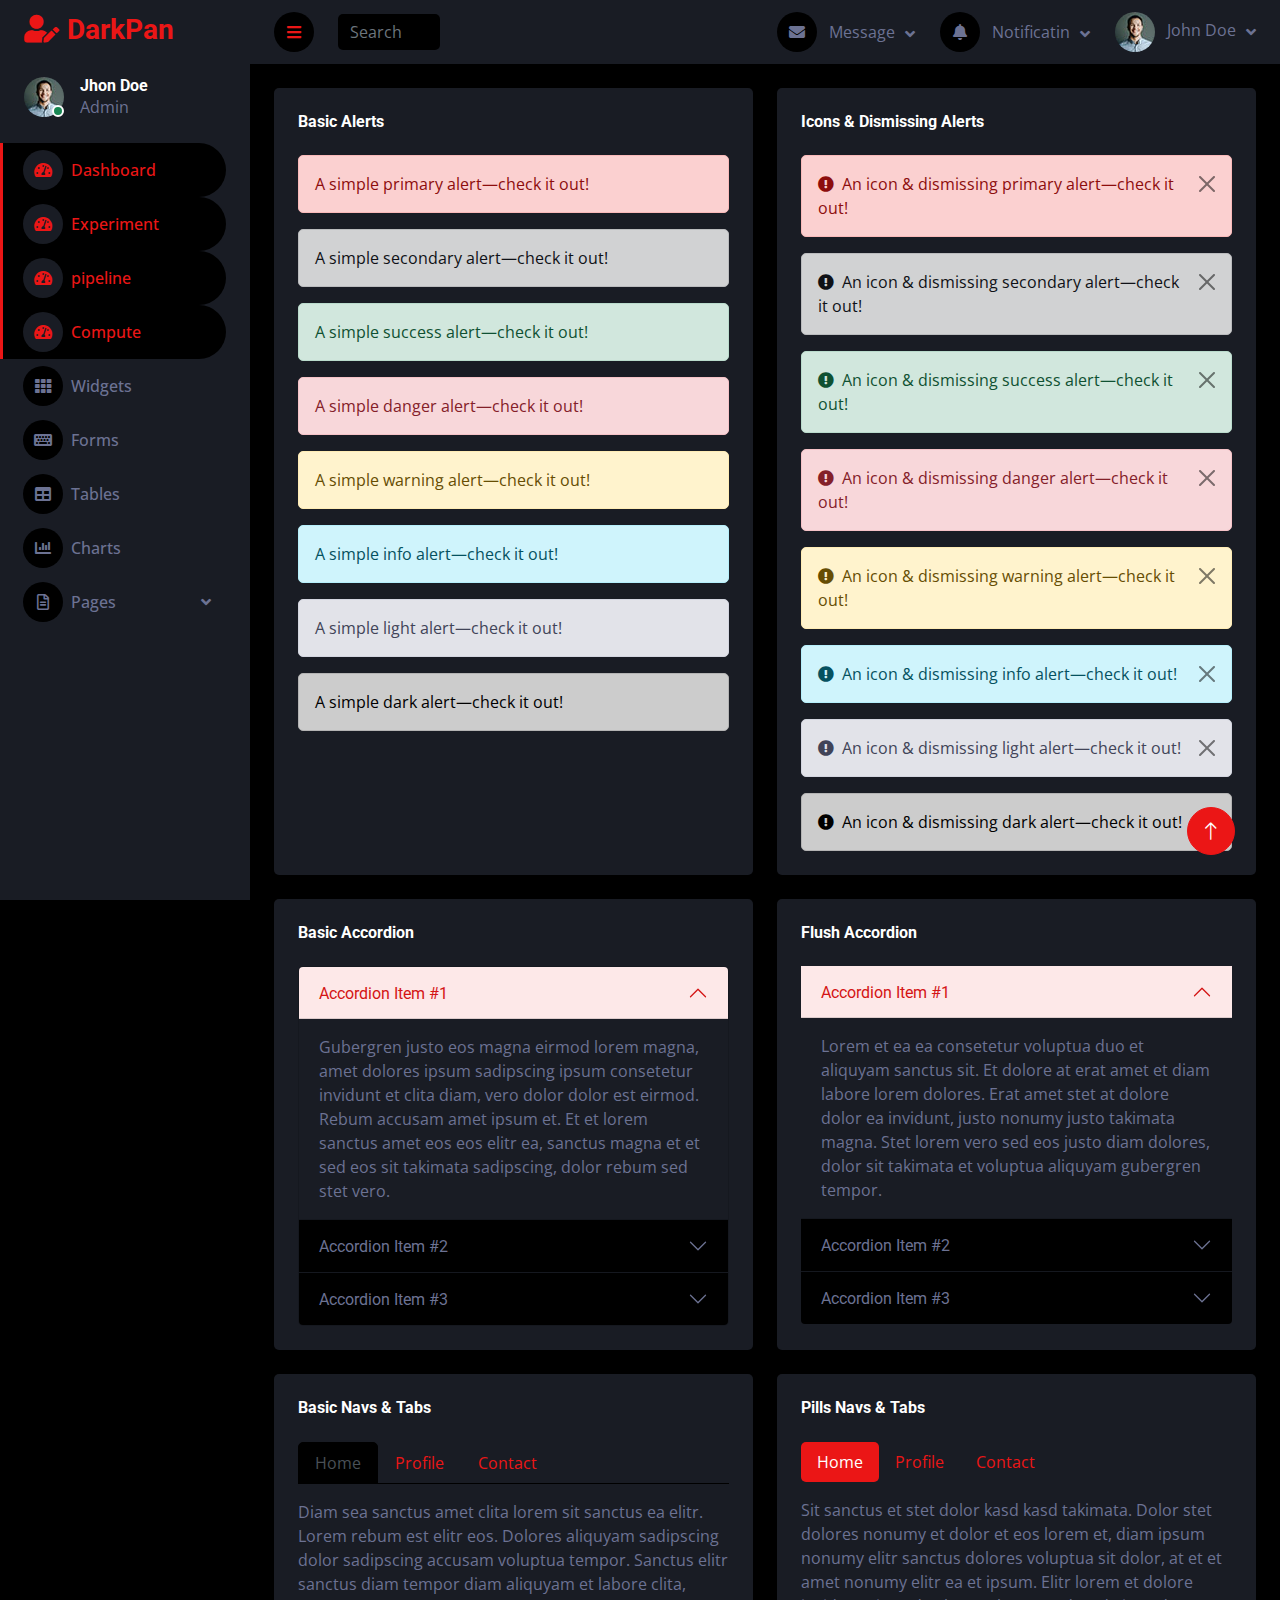
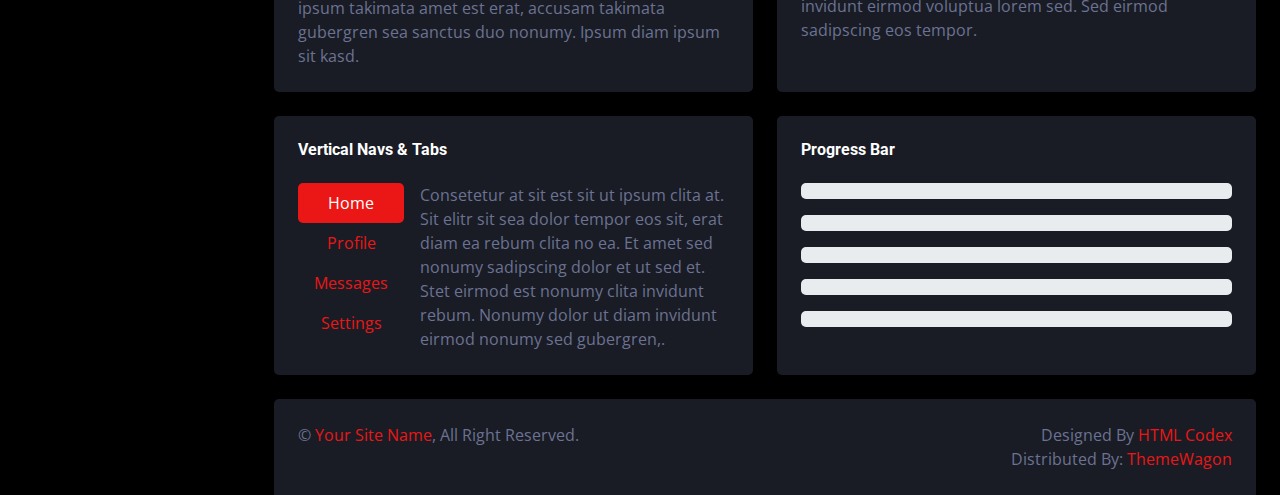
<file: element.html>
<!DOCTYPE html>
<html lang="en">

<head>
    <meta charset="utf-8">
    <title>Drugn Experiment</title>
    <meta content="width=device-width, initial-scale=1.0" name="viewport">
    <meta content="" name="keywords">
    <meta content="" name="description">

    <!-- Favicon -->
    <link href="img/favicon.ico" rel="icon">

    <!-- Google Web Fonts -->
    <link rel="preconnect" href="https://fonts.googleapis.com">
    <link rel="preconnect" href="https://fonts.gstatic.com" crossorigin>
    <link href="https://fonts.googleapis.com/css2?family=Open+Sans:wght@400;600&family=Roboto:wght@500;700&display=swap" rel="stylesheet"> 
    
    <!-- Icon Font Stylesheet -->
    <link href="https://cdnjs.cloudflare.com/ajax/libs/font-awesome/5.10.0/css/all.min.css" rel="stylesheet">
    <link href="https://cdn.jsdelivr.net/npm/bootstrap-icons@1.4.1/font/bootstrap-icons.css" rel="stylesheet">

    <!-- Libraries Stylesheet -->
    <link href="lib/owlcarousel/assets/owl.carousel.min.css" rel="stylesheet">
    <link href="lib/tempusdominus/css/tempusdominus-bootstrap-4.min.css" rel="stylesheet" />

    <!-- Customized Bootstrap Stylesheet -->
    <link href="css/bootstrap.min.css" rel="stylesheet">

    <!-- Template Stylesheet -->
    <link href="css/style.css" rel="stylesheet">
</head>

<body>
    <div class="container-fluid position-relative d-flex p-0">
        <!-- Spinner Start -->
        <div id="spinner" class="show bg-dark position-fixed translate-middle w-100 vh-100 top-50 start-50 d-flex align-items-center justify-content-center">
            <div class="spinner-border text-primary" style="width: 3rem; height: 3rem;" role="status">
                <span class="sr-only">Loading...</span>
            </div>
        </div>
        <!-- Spinner End -->


        <!-- Sidebar Start -->
        <div class="sidebar pe-4 pb-3">
            <nav class="navbar bg-secondary navbar-dark">
                <a href="index.html" class="navbar-brand mx-4 mb-3">
                    <h3 class="text-primary"><i class="fa fa-user-edit me-2"></i>DarkPan</h3>
                </a>
                <div class="d-flex align-items-center ms-4 mb-4">
                    <div class="position-relative">
                        <img class="rounded-circle" src="img/user.jpg" alt="" style="width: 40px; height: 40px;">
                        <div class="bg-success rounded-circle border border-2 border-white position-absolute end-0 bottom-0 p-1"></div>
                    </div>
                    <div class="ms-3">
                        <h6 class="mb-0">Jhon Doe</h6>
                        <span>Admin</span>
                    </div>
                </div>
                <div class="navbar-nav w-100">
                    <a href="index.html" class="nav-item nav-link active"><i class="fa fa-tachometer-alt me-2"></i>Dashboard</a>
                    <a href="index.html" class="nav-item nav-link active"><i class="fa fa-tachometer-alt me-2"></i>Experiment</a>
                    <a href="index.html" class="nav-item nav-link active"><i class="fa fa-tachometer-alt me-2"></i>pipeline</a>
                    <a href="index.html" class="nav-item nav-link active"><i class="fa fa-tachometer-alt me-2"></i>Compute</a>
                     <a href="widget.html" class="nav-item nav-link"><i class="fa fa-th me-2"></i>Widgets</a>
                    <a href="form.html" class="nav-item nav-link"><i class="fa fa-keyboard me-2"></i>Forms</a>
                    <a href="table.html" class="nav-item nav-link"><i class="fa fa-table me-2"></i>Tables</a>
                    <a href="chart.html" class="nav-item nav-link"><i class="fa fa-chart-bar me-2"></i>Charts</a>
                    <div class="nav-item dropdown">
                        <a href="#" class="nav-link dropdown-toggle" data-bs-toggle="dropdown"><i class="far fa-file-alt me-2"></i>Pages</a>
                        <div class="dropdown-menu bg-transparent border-0">
                            <a href="signin.html" class="dropdown-item">Sign In</a>
                            <a href="signup.html" class="dropdown-item">Sign Up</a>
                            <a href="404.html" class="dropdown-item">404 Error</a>
                            <a href="blank.html" class="dropdown-item">Blank Page</a>
                        </div>
                    </div>
                </div>
            </nav>
        </div>
        <!-- Sidebar End -->


        <!-- Content Start -->
        <div class="content">
            <!-- Navbar Start -->
            <nav class="navbar navbar-expand bg-secondary navbar-dark sticky-top px-4 py-0">
                <a href="index.html" class="navbar-brand d-flex d-lg-none me-4">
                    <h2 class="text-primary mb-0"><i class="fa fa-user-edit"></i></h2>
                </a>
                <a href="#" class="sidebar-toggler flex-shrink-0">
                    <i class="fa fa-bars"></i>
                </a>
                <form class="d-none d-md-flex ms-4">
                    <input class="form-control bg-dark border-0" type="search" placeholder="Search">
                </form>
                <div class="navbar-nav align-items-center ms-auto">
                    <div class="nav-item dropdown">
                        <a href="#" class="nav-link dropdown-toggle" data-bs-toggle="dropdown">
                            <i class="fa fa-envelope me-lg-2"></i>
                            <span class="d-none d-lg-inline-flex">Message</span>
                        </a>
                        <div class="dropdown-menu dropdown-menu-end bg-secondary border-0 rounded-0 rounded-bottom m-0">
                            <a href="#" class="dropdown-item">
                                <div class="d-flex align-items-center">
                                    <img class="rounded-circle" src="img/user.jpg" alt="" style="width: 40px; height: 40px;">
                                    <div class="ms-2">
                                        <h6 class="fw-normal mb-0">Jhon send you a message</h6>
                                        <small>15 minutes ago</small>
                                    </div>
                                </div>
                            </a>
                            <hr class="dropdown-divider">
                            <a href="#" class="dropdown-item">
                                <div class="d-flex align-items-center">
                                    <img class="rounded-circle" src="img/user.jpg" alt="" style="width: 40px; height: 40px;">
                                    <div class="ms-2">
                                        <h6 class="fw-normal mb-0">Jhon send you a message</h6>
                                        <small>15 minutes ago</small>
                                    </div>
                                </div>
                            </a>
                            <hr class="dropdown-divider">
                            <a href="#" class="dropdown-item">
                                <div class="d-flex align-items-center">
                                    <img class="rounded-circle" src="img/user.jpg" alt="" style="width: 40px; height: 40px;">
                                    <div class="ms-2">
                                        <h6 class="fw-normal mb-0">Jhon send you a message</h6>
                                        <small>15 minutes ago</small>
                                    </div>
                                </div>
                            </a>
                            <hr class="dropdown-divider">
                            <a href="#" class="dropdown-item text-center">See all message</a>
                        </div>
                    </div>
                    <div class="nav-item dropdown">
                        <a href="#" class="nav-link dropdown-toggle" data-bs-toggle="dropdown">
                            <i class="fa fa-bell me-lg-2"></i>
                            <span class="d-none d-lg-inline-flex">Notificatin</span>
                        </a>
                        <div class="dropdown-menu dropdown-menu-end bg-secondary border-0 rounded-0 rounded-bottom m-0">
                            <a href="#" class="dropdown-item">
                                <h6 class="fw-normal mb-0">Profile updated</h6>
                                <small>15 minutes ago</small>
                            </a>
                            <hr class="dropdown-divider">
                            <a href="#" class="dropdown-item">
                                <h6 class="fw-normal mb-0">New user added</h6>
                                <small>15 minutes ago</small>
                            </a>
                            <hr class="dropdown-divider">
                            <a href="#" class="dropdown-item">
                                <h6 class="fw-normal mb-0">Password changed</h6>
                                <small>15 minutes ago</small>
                            </a>
                            <hr class="dropdown-divider">
                            <a href="#" class="dropdown-item text-center">See all notifications</a>
                        </div>
                    </div>
                    <div class="nav-item dropdown">
                        <a href="#" class="nav-link dropdown-toggle" data-bs-toggle="dropdown">
                            <img class="rounded-circle me-lg-2" src="img/user.jpg" alt="" style="width: 40px; height: 40px;">
                            <span class="d-none d-lg-inline-flex">John Doe</span>
                        </a>
                        <div class="dropdown-menu dropdown-menu-end bg-secondary border-0 rounded-0 rounded-bottom m-0">
                            <a href="#" class="dropdown-item">My Profile</a>
                            <a href="#" class="dropdown-item">Settings</a>
                            <a href="#" class="dropdown-item">Log Out</a>
                        </div>
                    </div>
                </div>
            </nav>
            <!-- Navbar End -->


            <!-- Other Elements Start -->
            <div class="container-fluid pt-4 px-4">
                <div class="row g-4">
                    <div class="col-sm-12 col-xl-6">
                        <div class="bg-secondary rounded h-100 p-4">
                            <h6 class="mb-4">Basic Alerts</h6>
                            <div class="alert alert-primary" role="alert">
                                A simple primary alert—check it out!
                            </div>
                            <div class="alert alert-secondary" role="alert">
                                A simple secondary alert—check it out!
                            </div>
                            <div class="alert alert-success" role="alert">
                                A simple success alert—check it out!
                            </div>
                            <div class="alert alert-danger" role="alert">
                                A simple danger alert—check it out!
                            </div>
                            <div class="alert alert-warning" role="alert">
                                A simple warning alert—check it out!
                            </div>
                            <div class="alert alert-info" role="alert">
                                A simple info alert—check it out!
                            </div>
                            <div class="alert alert-light" role="alert">
                                A simple light alert—check it out!
                            </div>
                            <div class="alert alert-dark mb-0" role="alert">
                                A simple dark alert—check it out!
                            </div>
                        </div>
                    </div>
                    <div class="col-sm-12 col-xl-6">
                        <div class="bg-secondary rounded h-100 p-4">
                            <h6 class="mb-4">Icons & Dismissing Alerts</h6>
                            <div class="alert alert-primary alert-dismissible fade show" role="alert">
                                <i class="fa fa-exclamation-circle me-2"></i>An icon & dismissing primary alert—check it out!
                                <button type="button" class="btn-close" data-bs-dismiss="alert" aria-label="Close"></button>
                            </div>
                            <div class="alert alert-secondary alert-dismissible fade show" role="alert">
                                <i class="fa fa-exclamation-circle me-2"></i>An icon & dismissing secondary alert—check it out!
                                <button type="button" class="btn-close" data-bs-dismiss="alert" aria-label="Close"></button>
                            </div>
                            <div class="alert alert-success alert-dismissible fade show" role="alert">
                                <i class="fa fa-exclamation-circle me-2"></i>An icon & dismissing success alert—check it out!
                                <button type="button" class="btn-close" data-bs-dismiss="alert" aria-label="Close"></button>
                            </div>
                            <div class="alert alert-danger alert-dismissible fade show" role="alert">
                                <i class="fa fa-exclamation-circle me-2"></i>An icon & dismissing danger alert—check it out!
                                <button type="button" class="btn-close" data-bs-dismiss="alert" aria-label="Close"></button>
                            </div>
                            <div class="alert alert-warning alert-dismissible fade show" role="alert">
                                <i class="fa fa-exclamation-circle me-2"></i>An icon & dismissing warning alert—check it out!
                                <button type="button" class="btn-close" data-bs-dismiss="alert" aria-label="Close"></button>
                            </div>
                            <div class="alert alert-info alert-dismissible fade show" role="alert">
                                <i class="fa fa-exclamation-circle me-2"></i>An icon & dismissing info alert—check it out!
                                <button type="button" class="btn-close" data-bs-dismiss="alert" aria-label="Close"></button>
                            </div>
                            <div class="alert alert-light alert-dismissible fade show" role="alert">
                                <i class="fa fa-exclamation-circle me-2"></i>An icon & dismissing light alert—check it out!
                                <button type="button" class="btn-close" data-bs-dismiss="alert" aria-label="Close"></button>
                            </div>
                            <div class="alert alert-dark alert-dismissible fade show mb-0" role="alert">
                                <i class="fa fa-exclamation-circle me-2"></i>An icon & dismissing dark alert—check it out!
                                <button type="button" class="btn-close" data-bs-dismiss="alert" aria-label="Close"></button>
                            </div>
                        </div>
                    </div>
                    <div class="col-sm-12 col-xl-6">
                        <div class="bg-secondary rounded h-100 p-4">
                            <h6 class="mb-4">Basic Accordion</h6>
                            <div class="accordion" id="accordionExample">
                                <div class="accordion-item bg-transparent">
                                    <h2 class="accordion-header" id="headingOne">
                                        <button class="accordion-button" type="button" data-bs-toggle="collapse"
                                            data-bs-target="#collapseOne" aria-expanded="true"
                                            aria-controls="collapseOne">
                                            Accordion Item #1
                                        </button>
                                    </h2>
                                    <div id="collapseOne" class="accordion-collapse collapse show"
                                        aria-labelledby="headingOne" data-bs-parent="#accordionExample">
                                        <div class="accordion-body">
                                            Gubergren justo eos magna eirmod lorem magna, amet dolores ipsum sadipscing ipsum consetetur invidunt et clita diam, vero dolor dolor est eirmod. Rebum accusam amet ipsum et. Et et lorem sanctus amet eos eos elitr ea, sanctus magna et et sed eos sit takimata sadipscing, dolor rebum sed stet vero.
                                        </div>
                                    </div>
                                </div>
                                <div class="accordion-item bg-transparent">
                                    <h2 class="accordion-header" id="headingTwo">
                                        <button class="accordion-button collapsed" type="button"
                                            data-bs-toggle="collapse" data-bs-target="#collapseTwo"
                                            aria-expanded="false" aria-controls="collapseTwo">
                                            Accordion Item #2
                                        </button>
                                    </h2>
                                    <div id="collapseTwo" class="accordion-collapse collapse"
                                        aria-labelledby="headingTwo" data-bs-parent="#accordionExample">
                                        <div class="accordion-body">
                                            Voluptua sit dolores consetetur ea et diam est et takimata. Et erat sadipscing dolores et stet diam ut ut diam, sit aliquyam no magna et dolore lorem dolor sit. Lorem lorem sed sed duo, eirmod sit diam ipsum sit erat, lorem sit dolor diam amet ea aliquyam tempor rebum invidunt,.
                                        </div>
                                    </div>
                                </div>
                                <div class="accordion-item bg-transparent">
                                    <h2 class="accordion-header" id="headingThree">
                                        <button class="accordion-button collapsed" type="button"
                                            data-bs-toggle="collapse" data-bs-target="#collapseThree"
                                            aria-expanded="false" aria-controls="collapseThree">
                                            Accordion Item #3
                                        </button>
                                    </h2>
                                    <div id="collapseThree" class="accordion-collapse collapse"
                                        aria-labelledby="headingThree" data-bs-parent="#accordionExample">
                                        <div class="accordion-body">
                                            Dolore eos dolor tempor justo sea eos amet eos kasd dolor, et diam tempor lorem dolores vero. Stet dolore gubergren nonumy diam. Consetetur sit takimata magna invidunt, dolore sea amet consetetur ea et rebum, invidunt et amet sit sea. Dolor eirmod sed magna sadipscing sadipscing lorem lorem sed, sit lorem.
                                        </div>
                                    </div>
                                </div>
                            </div>
                        </div>
                    </div>
                    <div class="col-sm-12 col-xl-6">
                        <div class="bg-secondary rounded h-100 p-4">
                            <h6 class="mb-4">Flush Accordion</h6>
                            <div class="accordion accordion-flush" id="accordionFlushExample">
                                <div class="accordion-item bg-transparent">
                                    <h2 class="accordion-header" id="flush-headingOne">
                                        <button class="accordion-button" type="button"
                                            data-bs-toggle="collapse" data-bs-target="#flush-collapseOne"
                                            aria-expanded="true" aria-controls="flush-collapseOne">
                                            Accordion Item #1
                                        </button>
                                    </h2>
                                    <div id="flush-collapseOne" class="accordion-collapse collapse show"
                                        aria-labelledby="flush-headingOne" data-bs-parent="#accordionFlushExample">
                                        <div class="accordion-body">
                                            Lorem et ea ea consetetur voluptua duo et aliquyam sanctus sit. Et dolore at erat amet et diam labore lorem dolores. Erat amet stet at dolore dolor ea invidunt, justo nonumy justo takimata magna. Stet lorem vero sed eos justo diam dolores, dolor sit takimata et voluptua aliquyam gubergren tempor.
                                        </div>
                                    </div>
                                </div>
                                <div class="accordion-item bg-transparent">
                                    <h2 class="accordion-header" id="flush-headingTwo">
                                        <button class="accordion-button collapsed" type="button"
                                            data-bs-toggle="collapse" data-bs-target="#flush-collapseTwo"
                                            aria-expanded="false" aria-controls="flush-collapseTwo">
                                            Accordion Item #2
                                        </button>
                                    </h2>
                                    <div id="flush-collapseTwo" class="accordion-collapse collapse"
                                        aria-labelledby="flush-headingTwo" data-bs-parent="#accordionFlushExample">
                                        <div class="accordion-body">
                                            Sea diam dolore aliquyam aliquyam diam et consetetur et. Accusam amet no invidunt invidunt et consetetur, magna ut nonumy kasd erat tempor dolor et. Diam magna dolor sed amet duo dolores magna vero. Amet sit sadipscing ea diam clita lorem sit. Vero et et et tempor diam. Ipsum eirmod sit.
                                        </div>
                                    </div>
                                </div>
                                <div class="accordion-item bg-transparent">
                                    <h2 class="accordion-header" id="flush-headingThree">
                                        <button class="accordion-button collapsed" type="button"
                                            data-bs-toggle="collapse" data-bs-target="#flush-collapseThree"
                                            aria-expanded="false" aria-controls="flush-collapseThree">
                                            Accordion Item #3
                                        </button>
                                    </h2>
                                    <div id="flush-collapseThree" class="accordion-collapse collapse"
                                        aria-labelledby="flush-headingThree" data-bs-parent="#accordionFlushExample">
                                        <div class="accordion-body">
                                            Sea sea sit sanctus magna gubergren kasd, magna justo ea lorem lorem. Elitr aliquyam ipsum clita consetetur duo at nonumy invidunt, invidunt eos dolore vero sit amet amet magna tempor clita, takimata diam justo stet erat et vero erat. Sit ipsum eirmod sea ut vero dolores sea clita nonumy, no.
                                        </div>
                                    </div>
                                </div>
                            </div>
                        </div>
                    </div>
                    <div class="col-sm-12 col-xl-6">
                        <div class="bg-secondary rounded h-100 p-4">
                            <h6 class="mb-4">Basic Navs & Tabs</h6>
                            <nav>
                                <div class="nav nav-tabs" id="nav-tab" role="tablist">
                                    <button class="nav-link active" id="nav-home-tab" data-bs-toggle="tab"
                                        data-bs-target="#nav-home" type="button" role="tab" aria-controls="nav-home"
                                        aria-selected="true">Home</button>
                                    <button class="nav-link" id="nav-profile-tab" data-bs-toggle="tab"
                                        data-bs-target="#nav-profile" type="button" role="tab"
                                        aria-controls="nav-profile" aria-selected="false">Profile</button>
                                    <button class="nav-link" id="nav-contact-tab" data-bs-toggle="tab"
                                        data-bs-target="#nav-contact" type="button" role="tab"
                                        aria-controls="nav-contact" aria-selected="false">Contact</button>
                                </div>
                            </nav>
                            <div class="tab-content pt-3" id="nav-tabContent">
                                <div class="tab-pane fade show active" id="nav-home" role="tabpanel" aria-labelledby="nav-home-tab">
                                    Diam sea sanctus amet clita lorem sit sanctus ea elitr. Lorem rebum est elitr eos. Dolores aliquyam sadipscing dolor sadipscing accusam voluptua tempor. Sanctus elitr sanctus diam tempor diam aliquyam et labore clita, ipsum takimata amet est erat, accusam takimata gubergren sea sanctus duo nonumy. Ipsum diam ipsum sit kasd.
                                </div>
                                <div class="tab-pane fade" id="nav-profile" role="tabpanel" aria-labelledby="nav-profile-tab">
                                    Sanctus vero sit kasd sea gubergren takimata consetetur elitr elitr, consetetur sadipscing takimata ipsum dolores. Accusam duo accusam et labore ea elitr ipsum tempor sit, dolore aliquyam ipsum sit amet sit. Et dolore ipsum labore invidunt rebum. Sed dolore gubergren sanctus vero diam lorem rebum elitr, erat diam dolor clita.
                                </div>
                                <div class="tab-pane fade" id="nav-contact" role="tabpanel" aria-labelledby="nav-contact-tab">
                                    Sit consetetur eirmod lorem ea magna sadipscing ipsum elitr invidunt, dolores lorem erat ipsum ut aliquyam eos lorem sed. Nonumy aliquyam ea justo eos dolores dolores duo dolores. Aliquyam dolor sea dolores sit takimata no erat vero. At lorem justo tempor lorem duo, stet kasd aliquyam ipsum voluptua labore at.
                                </div>
                            </div>
                        </div>
                    </div>
                    <div class="col-sm-12 col-xl-6">
                        <div class="bg-secondary rounded h-100 p-4">
                            <h6 class="mb-4">Pills Navs & Tabs</h6>
                            <ul class="nav nav-pills mb-3" id="pills-tab" role="tablist">
                                <li class="nav-item" role="presentation">
                                    <button class="nav-link active" id="pills-home-tab" data-bs-toggle="pill"
                                        data-bs-target="#pills-home" type="button" role="tab" aria-controls="pills-home"
                                        aria-selected="true">Home</button>
                                </li>
                                <li class="nav-item" role="presentation">
                                    <button class="nav-link" id="pills-profile-tab" data-bs-toggle="pill"
                                        data-bs-target="#pills-profile" type="button" role="tab"
                                        aria-controls="pills-profile" aria-selected="false">Profile</button>
                                </li>
                                <li class="nav-item" role="presentation">
                                    <button class="nav-link" id="pills-contact-tab" data-bs-toggle="pill"
                                        data-bs-target="#pills-contact" type="button" role="tab"
                                        aria-controls="pills-contact" aria-selected="false">Contact</button>
                                </li>
                            </ul>
                            <div class="tab-content" id="pills-tabContent">
                                <div class="tab-pane fade show active" id="pills-home" role="tabpanel" aria-labelledby="pills-home-tab">
                                    Sit sanctus et stet dolor kasd kasd takimata. Dolor stet dolores nonumy et dolor et eos lorem et, diam ipsum nonumy elitr sanctus dolores voluptua sit dolor, at et et amet nonumy elitr ea et ipsum. Elitr lorem et dolore invidunt eirmod voluptua lorem sed. Sed eirmod sadipscing eos tempor.
                                </div>
                                <div class="tab-pane fade" id="pills-profile" role="tabpanel" aria-labelledby="pills-profile-tab">
                                    Invidunt rebum voluptua lorem eirmod dolore. Amet no sed sanctus lorem ea. Nonumy sit stet sit magna. Rebum rebum ipsum clita erat consetetur, sit dolor sit clita et amet. Est et clita dolore takimata, sea dolores tempor erat consetetur lorem. Consetetur sea sadipscing dolor et dolores et stet, tempor elitr.
                                </div>
                                <div class="tab-pane fade" id="pills-contact" role="tabpanel" aria-labelledby="pills-contact-tab">
                                    Et diam et est sed vero ipsum voluptua dolor et, sit eos justo ipsum no ipsum amet sed aliquyam dolore, ut ipsum sanctus et consetetur. Sit ea sit clita lorem ea gubergren. Et dolore vero sanctus voluptua ipsum sadipscing amet at. Et sed dolore voluptua dolor eos tempor, erat amet.
                                </div>
                            </div>
                        </div>
                    </div>
                    <div class="col-sm-12 col-xl-6">
                        <div class="bg-secondary rounded h-100 p-4">
                            <h6 class="mb-4">Vertical Navs & Tabs</h6>
                            <div class="d-flex align-items-start">
                                <div class="nav flex-column nav-pills me-3" id="v-pills-tab" role="tablist"
                                    aria-orientation="vertical">
                                    <button class="nav-link active" id="v-pills-home-tab" data-bs-toggle="pill"
                                        data-bs-target="#v-pills-home" type="button" role="tab"
                                        aria-controls="v-pills-home" aria-selected="true">Home</button>
                                    <button class="nav-link" id="v-pills-profile-tab" data-bs-toggle="pill"
                                        data-bs-target="#v-pills-profile" type="button" role="tab"
                                        aria-controls="v-pills-profile" aria-selected="false">Profile</button>
                                    <button class="nav-link" id="v-pills-messages-tab" data-bs-toggle="pill"
                                        data-bs-target="#v-pills-messages" type="button" role="tab"
                                        aria-controls="v-pills-messages" aria-selected="false">Messages</button>
                                    <button class="nav-link" id="v-pills-settings-tab" data-bs-toggle="pill"
                                        data-bs-target="#v-pills-settings" type="button" role="tab"
                                        aria-controls="v-pills-settings" aria-selected="false">Settings</button>
                                </div>
                                <div class="tab-content" id="v-pills-tabContent">
                                    <div class="tab-pane fade show active" id="v-pills-home" role="tabpanel" aria-labelledby="v-pills-home-tab">
                                        Consetetur at sit est sit ut ipsum clita at. Sit elitr sit sea dolor tempor eos sit, erat diam ea rebum clita no ea. Et amet sed nonumy sadipscing dolor et ut sed et. Stet eirmod est nonumy clita invidunt rebum. Nonumy dolor ut diam invidunt eirmod nonumy sed gubergren,.
                                    </div>
                                    <div class="tab-pane fade" id="v-pills-profile" role="tabpanel" aria-labelledby="v-pills-profile-tab">
                                        Tempor et kasd accusam duo et dolor no accusam dolore, dolor sed voluptua duo no, sit et stet lorem dolor ipsum tempor consetetur vero, consetetur est eos sit eirmod erat diam accusam sadipscing sit. Takimata erat ea eirmod tempor elitr dolore sadipscing kasd justo, elitr tempor sed eos sadipscing magna.
                                    </div>
                                    <div class="tab-pane fade" id="v-pills-messages" role="tabpanel" aria-labelledby="v-pills-messages-tab">
                                        Sed kasd kasd ea clita sed lorem amet tempor est voluptua, labore stet dolores gubergren clita lorem sed nonumy at. Dolores et ut erat voluptua. Est voluptua stet accusam rebum, elitr amet sit takimata sea eirmod. Sanctus elitr amet sit dolore sea stet et ut. Dolor et sanctus elitr ut.
                                    </div>
                                    <div class="tab-pane fade" id="v-pills-settings" role="tabpanel" aria-labelledby="v-pills-settings-tab">
                                        Sit et vero kasd sea et at, aliquyam takimata et et est, labore et takimata sed ut stet sanctus, nonumy dolor invidunt sit labore et, amet et dolor sit dolor tempor et dolor ipsum nonumy, accusam clita sadipscing ut et labore labore est, dolore accusam vero at est sit. Invidunt.
                                    </div>
                                </div>
                            </div>
                        </div>
                    </div>
                    <div class="col-sm-12 col-xl-6">
                        <div class="bg-secondary rounded h-100 p-4">
                            <h6 class="mb-4">Progress Bar</h6>
                            <div class="pg-bar mb-3">
                                <div class="progress">
                                    <div class="progress-bar progress-bar-striped" role="progressbar" aria-valuenow="10" aria-valuemin="0" aria-valuemax="100"></div>
                                </div>
                            </div>
                            <div class="pg-bar mb-3">
                                <div class="progress">
                                    <div class="progress-bar progress-bar-striped bg-success" role="progressbar" aria-valuenow="25" aria-valuemin="0" aria-valuemax="100"></div>
                                </div>
                            </div>
                            <div class="pg-bar mb-3">
                                <div class="progress">
                                    <div class="progress-bar progress-bar-striped bg-info" role="progressbar" aria-valuenow="50" aria-valuemin="0" aria-valuemax="100"></div>
                                </div>
                            </div>
                            <div class="pg-bar mb-3">
                                <div class="progress">
                                    <div class="progress-bar progress-bar-striped bg-warning" role="progressbar" aria-valuenow="75" aria-valuemin="0" aria-valuemax="100"></div>
                                </div>
                            </div>
                            <div class="pg-bar mb-0">
                                <div class="progress">
                                    <div class="progress-bar progress-bar-striped bg-danger" role="progressbar" aria-valuenow="100" aria-valuemin="0" aria-valuemax="100"></div>
                                </div>
                            </div>
                        </div>
                    </div>
                </div>
            </div>
            <!-- Other Elements End -->


            <!-- Footer Start -->
            <div class="container-fluid pt-4 px-4">
                <div class="bg-secondary rounded-top p-4">
                    <div class="row">
                        <div class="col-12 col-sm-6 text-center text-sm-start">
                            &copy; <a href="#">Your Site Name</a>, All Right Reserved. 
                        </div>
                        <div class="col-12 col-sm-6 text-center text-sm-end">
                            <!--/*** This template is free as long as you keep the footer author’s credit link/attribution link/backlink. If you'd like to use the template without the footer author’s credit link/attribution link/backlink, you can purchase the Credit Removal License from "https://htmlcodex.com/credit-removal". Thank you for your support. ***/-->
                            Designed By <a href="https://htmlcodex.com">HTML Codex</a>
                            <br>Distributed By: <a href="https://themewagon.com" target="_blank">ThemeWagon</a>
                        </div>
                    </div>
                </div>
            </div>
            <!-- Footer End -->
        </div>
        <!-- Content End -->


        <!-- Back to Top -->
        <a href="#" class="btn btn-lg btn-primary btn-lg-square back-to-top"><i class="bi bi-arrow-up"></i></a>
    </div>

    <!-- JavaScript Libraries -->
    <script src="https://code.jquery.com/jquery-3.4.1.min.js"></script>
    <script src="https://cdn.jsdelivr.net/npm/bootstrap@5.0.0/dist/js/bootstrap.bundle.min.js"></script>
    <script src="lib/chart/chart.min.js"></script>
    <script src="lib/easing/easing.min.js"></script>
    <script src="lib/waypoints/waypoints.min.js"></script>
    <script src="lib/owlcarousel/owl.carousel.min.js"></script>
    <script src="lib/tempusdominus/js/moment.min.js"></script>
    <script src="lib/tempusdominus/js/moment-timezone.min.js"></script>
    <script src="lib/tempusdominus/js/tempusdominus-bootstrap-4.min.js"></script>

    <!-- Template Javascript -->
    <script src="js/main.js"></script>
</body>

</html>
</file>
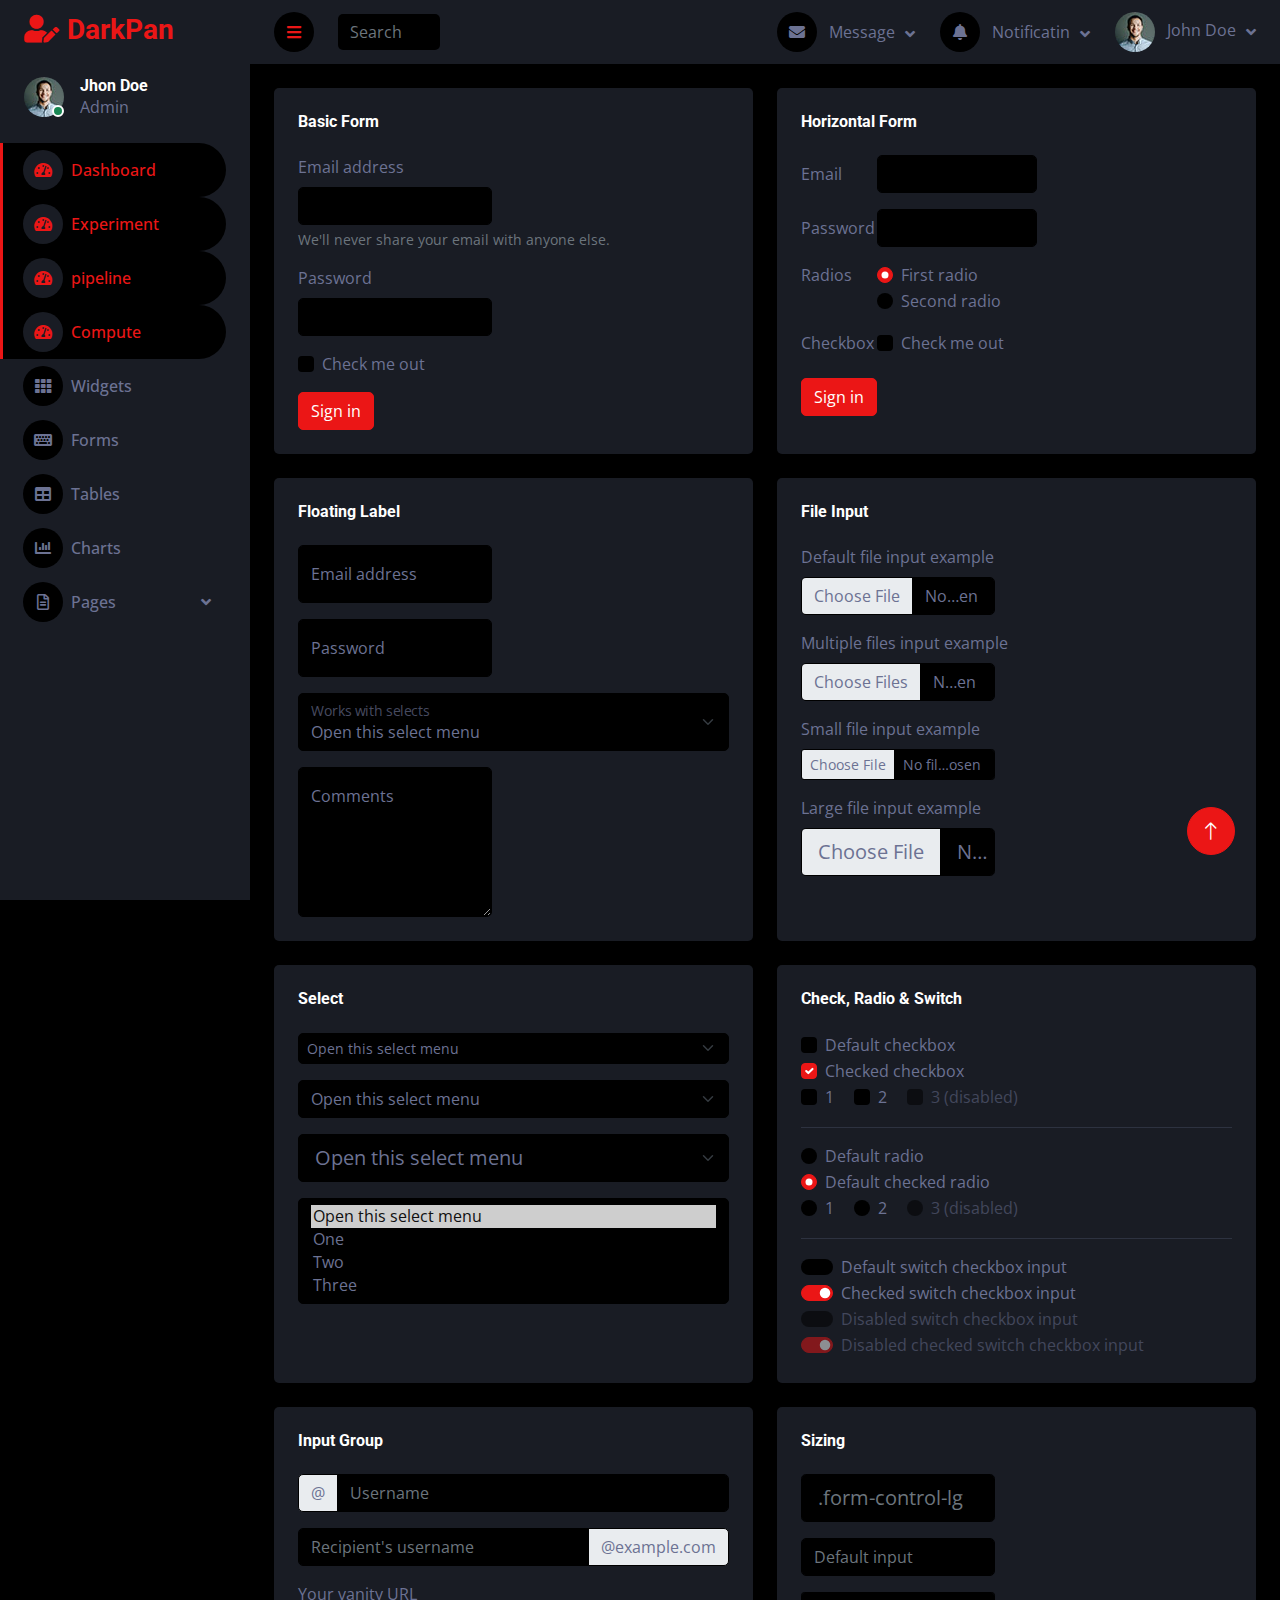
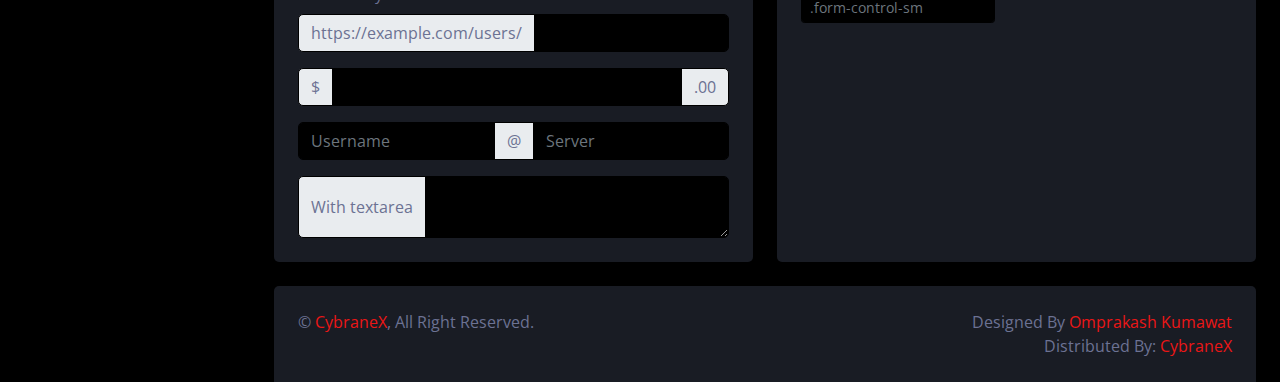
<file: form.html>
<!DOCTYPE html>
<html lang="en">

<head>
    <meta charset="utf-8">
    <title>Drugn Experiment</title>
    <meta content="width=device-width, initial-scale=1.0" name="viewport">
    <meta content="" name="keywords">
    <meta content="" name="description">

    <!-- Favicon -->
    <link href="img/favicon.ico" rel="icon">

    <!-- Google Web Fonts -->
    <link rel="preconnect" href="https://fonts.googleapis.com">
    <link rel="preconnect" href="https://fonts.gstatic.com" crossorigin>
    <link href="https://fonts.googleapis.com/css2?family=Open+Sans:wght@400;600&family=Roboto:wght@500;700&display=swap" rel="stylesheet"> 
    
    <!-- Icon Font Stylesheet -->
    <link href="https://cdnjs.cloudflare.com/ajax/libs/font-awesome/5.10.0/css/all.min.css" rel="stylesheet">
    <link href="https://cdn.jsdelivr.net/npm/bootstrap-icons@1.4.1/font/bootstrap-icons.css" rel="stylesheet">

    <!-- Libraries Stylesheet -->
    <link href="lib/owlcarousel/assets/owl.carousel.min.css" rel="stylesheet">
    <link href="lib/tempusdominus/css/tempusdominus-bootstrap-4.min.css" rel="stylesheet" />

    <!-- Customized Bootstrap Stylesheet -->
    <link href="css/bootstrap.min.css" rel="stylesheet">

    <!-- Template Stylesheet -->
    <link href="css/style.css" rel="stylesheet">
</head>

<body>
    <div class="container-fluid position-relative d-flex p-0">
        <!-- Spinner Start -->
        <div id="spinner" class="show bg-dark position-fixed translate-middle w-100 vh-100 top-50 start-50 d-flex align-items-center justify-content-center">
            <div class="spinner-border text-primary" style="width: 3rem; height: 3rem;" role="status">
                <span class="sr-only">Loading...</span>
            </div>
        </div>
        <!-- Spinner End -->


        <!-- Sidebar Start -->
        <div class="sidebar pe-4 pb-3">
            <nav class="navbar bg-secondary navbar-dark">
                <a href="index.html" class="navbar-brand mx-4 mb-3">
                    <h3 class="text-primary"><i class="fa fa-user-edit me-2"></i>DarkPan</h3>
                </a>
                <div class="d-flex align-items-center ms-4 mb-4">
                    <div class="position-relative">
                        <img class="rounded-circle" src="img/user.jpg" alt="" style="width: 40px; height: 40px;">
                        <div class="bg-success rounded-circle border border-2 border-white position-absolute end-0 bottom-0 p-1"></div>
                    </div>
                    <div class="ms-3">
                        <h6 class="mb-0">Jhon Doe</h6>
                        <span>Admin</span>
                    </div>
                </div>
                <div class="navbar-nav w-100">
                    <a href="index.html" class="nav-item nav-link active"><i class="fa fa-tachometer-alt me-2"></i>Dashboard</a>
                    <a href="index.html" class="nav-item nav-link active"><i class="fa fa-tachometer-alt me-2"></i>Experiment</a>
                    <a href="index.html" class="nav-item nav-link active"><i class="fa fa-tachometer-alt me-2"></i>pipeline</a>
                    <a href="index.html" class="nav-item nav-link active"><i class="fa fa-tachometer-alt me-2"></i>Compute</a>
                     <a href="widget.html" class="nav-item nav-link"><i class="fa fa-th me-2"></i>Widgets</a>
                    <a href="form.html" class="nav-item nav-link"><i class="fa fa-keyboard me-2"></i>Forms</a>
                    <a href="table.html" class="nav-item nav-link"><i class="fa fa-table me-2"></i>Tables</a>
                    <a href="chart.html" class="nav-item nav-link"><i class="fa fa-chart-bar me-2"></i>Charts</a>
                    <div class="nav-item dropdown">
                        <a href="#" class="nav-link dropdown-toggle" data-bs-toggle="dropdown"><i class="far fa-file-alt me-2"></i>Pages</a>
                        <div class="dropdown-menu bg-transparent border-0">
                            <a href="signin.html" class="dropdown-item">Sign In</a>
                            <a href="signup.html" class="dropdown-item">Sign Up</a>
                            <a href="404.html" class="dropdown-item">404 Error</a>
                            <a href="blank.html" class="dropdown-item">Blank Page</a>
                        </div>
                    </div>
                </div>
            </nav>
        </div>
        <!-- Sidebar End -->


        <!-- Content Start -->
        <div class="content">
            <!-- Navbar Start -->
            <nav class="navbar navbar-expand bg-secondary navbar-dark sticky-top px-4 py-0">
                <a href="index.html" class="navbar-brand d-flex d-lg-none me-4">
                    <h2 class="text-primary mb-0"><i class="fa fa-user-edit"></i></h2>
                </a>
                <a href="#" class="sidebar-toggler flex-shrink-0">
                    <i class="fa fa-bars"></i>
                </a>
                <form class="d-none d-md-flex ms-4">
                    <input class="form-control bg-dark border-0" type="search" placeholder="Search">
                </form>
                <div class="navbar-nav align-items-center ms-auto">
                    <div class="nav-item dropdown">
                        <a href="#" class="nav-link dropdown-toggle" data-bs-toggle="dropdown">
                            <i class="fa fa-envelope me-lg-2"></i>
                            <span class="d-none d-lg-inline-flex">Message</span>
                        </a>
                        <div class="dropdown-menu dropdown-menu-end bg-secondary border-0 rounded-0 rounded-bottom m-0">
                            <a href="#" class="dropdown-item">
                                <div class="d-flex align-items-center">
                                    <img class="rounded-circle" src="img/user.jpg" alt="" style="width: 40px; height: 40px;">
                                    <div class="ms-2">
                                        <h6 class="fw-normal mb-0">Jhon send you a message</h6>
                                        <small>15 minutes ago</small>
                                    </div>
                                </div>
                            </a>
                            <hr class="dropdown-divider">
                            <a href="#" class="dropdown-item">
                                <div class="d-flex align-items-center">
                                    <img class="rounded-circle" src="img/user.jpg" alt="" style="width: 40px; height: 40px;">
                                    <div class="ms-2">
                                        <h6 class="fw-normal mb-0">Jhon send you a message</h6>
                                        <small>15 minutes ago</small>
                                    </div>
                                </div>
                            </a>
                            <hr class="dropdown-divider">
                            <a href="#" class="dropdown-item">
                                <div class="d-flex align-items-center">
                                    <img class="rounded-circle" src="img/user.jpg" alt="" style="width: 40px; height: 40px;">
                                    <div class="ms-2">
                                        <h6 class="fw-normal mb-0">Jhon send you a message</h6>
                                        <small>15 minutes ago</small>
                                    </div>
                                </div>
                            </a>
                            <hr class="dropdown-divider">
                            <a href="#" class="dropdown-item text-center">See all message</a>
                        </div>
                    </div>
                    <div class="nav-item dropdown">
                        <a href="#" class="nav-link dropdown-toggle" data-bs-toggle="dropdown">
                            <i class="fa fa-bell me-lg-2"></i>
                            <span class="d-none d-lg-inline-flex">Notificatin</span>
                        </a>
                        <div class="dropdown-menu dropdown-menu-end bg-secondary border-0 rounded-0 rounded-bottom m-0">
                            <a href="#" class="dropdown-item">
                                <h6 class="fw-normal mb-0">Profile updated</h6>
                                <small>15 minutes ago</small>
                            </a>
                            <hr class="dropdown-divider">
                            <a href="#" class="dropdown-item">
                                <h6 class="fw-normal mb-0">New user added</h6>
                                <small>15 minutes ago</small>
                            </a>
                            <hr class="dropdown-divider">
                            <a href="#" class="dropdown-item">
                                <h6 class="fw-normal mb-0">Password changed</h6>
                                <small>15 minutes ago</small>
                            </a>
                            <hr class="dropdown-divider">
                            <a href="#" class="dropdown-item text-center">See all notifications</a>
                        </div>
                    </div>
                    <div class="nav-item dropdown">
                        <a href="#" class="nav-link dropdown-toggle" data-bs-toggle="dropdown">
                            <img class="rounded-circle me-lg-2" src="img/user.jpg" alt="" style="width: 40px; height: 40px;">
                            <span class="d-none d-lg-inline-flex">John Doe</span>
                        </a>
                        <div class="dropdown-menu dropdown-menu-end bg-secondary border-0 rounded-0 rounded-bottom m-0">
                            <a href="#" class="dropdown-item">My Profile</a>
                            <a href="#" class="dropdown-item">Settings</a>
                            <a href="#" class="dropdown-item">Log Out</a>
                        </div>
                    </div>
                </div>
            </nav>
            <!-- Navbar End -->


            <!-- Form Start -->
            <div class="container-fluid pt-4 px-4">
                <div class="row g-4">
                    <div class="col-sm-12 col-xl-6">
                        <div class="bg-secondary rounded h-100 p-4">
                            <h6 class="mb-4">Basic Form</h6>
                            <form>
                                <div class="mb-3">
                                    <label for="exampleInputEmail1" class="form-label">Email address</label>
                                    <input type="email" class="form-control" id="exampleInputEmail1"
                                        aria-describedby="emailHelp">
                                    <div id="emailHelp" class="form-text">We'll never share your email with anyone else.
                                    </div>
                                </div>
                                <div class="mb-3">
                                    <label for="exampleInputPassword1" class="form-label">Password</label>
                                    <input type="password" class="form-control" id="exampleInputPassword1">
                                </div>
                                <div class="mb-3 form-check">
                                    <input type="checkbox" class="form-check-input" id="exampleCheck1">
                                    <label class="form-check-label" for="exampleCheck1">Check me out</label>
                                </div>
                                <button type="submit" class="btn btn-primary">Sign in</button>
                            </form>
                        </div>
                    </div>
                    <div class="col-sm-12 col-xl-6">
                        <div class="bg-secondary rounded h-100 p-4">
                            <h6 class="mb-4">Horizontal Form</h6>
                            <form>
                                <div class="row mb-3">
                                    <label for="inputEmail3" class="col-sm-2 col-form-label">Email</label>
                                    <div class="col-sm-10">
                                        <input type="email" class="form-control" id="inputEmail3">
                                    </div>
                                </div>
                                <div class="row mb-3">
                                    <label for="inputPassword3" class="col-sm-2 col-form-label">Password</label>
                                    <div class="col-sm-10">
                                        <input type="password" class="form-control" id="inputPassword3">
                                    </div>
                                </div>
                                <fieldset class="row mb-3">
                                    <legend class="col-form-label col-sm-2 pt-0">Radios</legend>
                                    <div class="col-sm-10">
                                        <div class="form-check">
                                            <input class="form-check-input" type="radio" name="gridRadios"
                                                id="gridRadios1" value="option1" checked>
                                            <label class="form-check-label" for="gridRadios1">
                                                First radio
                                            </label>
                                        </div>
                                        <div class="form-check">
                                            <input class="form-check-input" type="radio" name="gridRadios"
                                                id="gridRadios2" value="option2">
                                            <label class="form-check-label" for="gridRadios2">
                                                Second radio
                                            </label>
                                        </div>
                                    </div>
                                </fieldset>
                                <div class="row mb-3">
                                    <legend class="col-form-label col-sm-2 pt-0">Checkbox</legend>
                                    <div class="col-sm-10">
                                        <div class="form-check">
                                            <input class="form-check-input" type="checkbox" id="gridCheck1">
                                            <label class="form-check-label" for="gridCheck1">
                                                Check me out
                                            </label>
                                        </div>
                                    </div>
                                </div>
                                <button type="submit" class="btn btn-primary">Sign in</button>
                            </form>
                        </div>
                    </div>
                    <div class="col-sm-12 col-xl-6">
                        <div class="bg-secondary rounded h-100 p-4">
                            <h6 class="mb-4">Floating Label</h6>
                            <div class="form-floating mb-3">
                                <input type="email" class="form-control" id="floatingInput"
                                    placeholder="name@example.com">
                                <label for="floatingInput">Email address</label>
                            </div>
                            <div class="form-floating mb-3">
                                <input type="password" class="form-control" id="floatingPassword"
                                    placeholder="Password">
                                <label for="floatingPassword">Password</label>
                            </div>
                            <div class="form-floating mb-3">
                                <select class="form-select" id="floatingSelect"
                                    aria-label="Floating label select example">
                                    <option selected>Open this select menu</option>
                                    <option value="1">One</option>
                                    <option value="2">Two</option>
                                    <option value="3">Three</option>
                                </select>
                                <label for="floatingSelect">Works with selects</label>
                            </div>
                            <div class="form-floating">
                                <textarea class="form-control" placeholder="Leave a comment here"
                                    id="floatingTextarea" style="height: 150px;"></textarea>
                                <label for="floatingTextarea">Comments</label>
                            </div>
                        </div>
                    </div>
                    <div class="col-sm-12 col-xl-6">
                        <div class="bg-secondary rounded h-100 p-4">
                            <h6 class="mb-4">File Input</h6>
                            <div class="mb-3">
                                <label for="formFile" class="form-label">Default file input example</label>
                                <input class="form-control bg-dark" type="file" id="formFile">
                            </div>
                            <div class="mb-3">
                                <label for="formFileMultiple" class="form-label">Multiple files input example</label>
                                <input class="form-control bg-dark" type="file" id="formFileMultiple" multiple>
                            </div>
                            <div class="mb-3">
                                <label for="formFileSm" class="form-label">Small file input example</label>
                                <input class="form-control form-control-sm bg-dark" id="formFileSm" type="file">
                            </div>
                            <div>
                                <label for="formFileLg" class="form-label">Large file input example</label>
                                <input class="form-control form-control-lg bg-dark" id="formFileLg" type="file">
                            </div>
                        </div>
                    </div>
                    <div class="col-sm-12 col-xl-6">
                        <div class="bg-secondary rounded h-100 p-4">
                            <h6 class="mb-4">Select</h6>
                            <select class="form-select form-select-sm mb-3" aria-label=".form-select-sm example">
                                <option selected>Open this select menu</option>
                                <option value="1">One</option>
                                <option value="2">Two</option>
                                <option value="3">Three</option>
                            </select>
                            <select class="form-select mb-3" aria-label="Default select example">
                                <option selected>Open this select menu</option>
                                <option value="1">One</option>
                                <option value="2">Two</option>
                                <option value="3">Three</option>
                            </select>
                            <select class="form-select form-select-lg mb-3" aria-label=".form-select-lg example">
                                <option selected>Open this select menu</option>
                                <option value="1">One</option>
                                <option value="2">Two</option>
                                <option value="3">Three</option>
                            </select>
                            <select class="form-select" multiple aria-label="multiple select example">
                                <option selected>Open this select menu</option>
                                <option value="1">One</option>
                                <option value="2">Two</option>
                                <option value="3">Three</option>
                            </select>
                        </div>
                    </div>
                    <div class="col-sm-12 col-xl-6">
                        <div class="bg-secondary rounded h-100 p-4">
                            <h6 class="mb-4">Check, Radio & Switch</h6>
                            <div class="form-check">
                                <input class="form-check-input" type="checkbox" value="" id="flexCheckDefault">
                                <label class="form-check-label" for="flexCheckDefault">
                                    Default checkbox
                                </label>
                            </div>
                            <div class="form-check">
                                <input class="form-check-input" type="checkbox" value="" id="flexCheckChecked" checked>
                                <label class="form-check-label" for="flexCheckChecked">
                                    Checked checkbox
                                </label>
                            </div>
                            <div class="form-check form-check-inline">
                                <input class="form-check-input" type="checkbox" id="inlineCheckbox1" value="option1">
                                <label class="form-check-label" for="inlineCheckbox1">1</label>
                            </div>
                            <div class="form-check form-check-inline">
                                <input class="form-check-input" type="checkbox" id="inlineCheckbox2" value="option2">
                                <label class="form-check-label" for="inlineCheckbox2">2</label>
                            </div>
                            <div class="form-check form-check-inline">
                                <input class="form-check-input" type="checkbox" id="inlineCheckbox3" value="option3"
                                    disabled>
                                <label class="form-check-label" for="inlineCheckbox3">3 (disabled)</label>
                            </div>
                            <hr>
                            <div class="form-check">
                                <input class="form-check-input" type="radio" name="flexRadioDefault"
                                    id="flexRadioDefault1">
                                <label class="form-check-label" for="flexRadioDefault1">
                                    Default radio
                                </label>
                            </div>
                            <div class="form-check">
                                <input class="form-check-input" type="radio" name="flexRadioDefault"
                                    id="flexRadioDefault2" checked>
                                <label class="form-check-label" for="flexRadioDefault2">
                                    Default checked radio
                                </label>
                            </div>
                            <div class="form-check form-check-inline">
                                <input class="form-check-input" type="radio" name="inlineRadioOptions" id="inlineRadio1"
                                    value="option1">
                                <label class="form-check-label" for="inlineRadio1">1</label>
                            </div>
                            <div class="form-check form-check-inline">
                                <input class="form-check-input" type="radio" name="inlineRadioOptions" id="inlineRadio2"
                                    value="option2">
                                <label class="form-check-label" for="inlineRadio2">2</label>
                            </div>
                            <div class="form-check form-check-inline">
                                <input class="form-check-input" type="radio" name="inlineRadioOptions" id="inlineRadio3"
                                    value="option3" disabled>
                                <label class="form-check-label" for="inlineRadio3">3 (disabled)</label>
                            </div>
                            <hr>
                            <div class="form-check form-switch">
                                <input class="form-check-input" type="checkbox" role="switch"
                                    id="flexSwitchCheckDefault">
                                <label class="form-check-label" for="flexSwitchCheckDefault">Default switch checkbox
                                    input</label>
                            </div>
                            <div class="form-check form-switch">
                                <input class="form-check-input" type="checkbox" role="switch"
                                    id="flexSwitchCheckChecked" checked>
                                <label class="form-check-label" for="flexSwitchCheckChecked">Checked switch checkbox
                                    input</label>
                            </div>
                            <div class="form-check form-switch">
                                <input class="form-check-input" type="checkbox" role="switch"
                                    id="flexSwitchCheckDisabled" disabled>
                                <label class="form-check-label" for="flexSwitchCheckDisabled">Disabled switch checkbox
                                    input</label>
                            </div>
                            <div class="form-check form-switch">
                                <input class="form-check-input" type="checkbox" role="switch"
                                    id="flexSwitchCheckCheckedDisabled" checked disabled>
                                <label class="form-check-label" for="flexSwitchCheckCheckedDisabled">Disabled checked
                                    switch checkbox input</label>
                            </div>
                        </div>
                    </div>
                    <div class="col-sm-12 col-xl-6">
                        <div class="bg-secondary rounded h-100 p-4">
                            <h6 class="mb-4">Input Group</h6>
                            <div class="input-group mb-3">
                                <span class="input-group-text" id="basic-addon1">@</span>
                                <input type="text" class="form-control" placeholder="Username" aria-label="Username"
                                    aria-describedby="basic-addon1">
                            </div>
                            <div class="input-group mb-3">
                                <input type="text" class="form-control" placeholder="Recipient's username"
                                    aria-label="Recipient's username" aria-describedby="basic-addon2">
                                <span class="input-group-text" id="basic-addon2">@example.com</span>
                            </div>
                            <label for="basic-url" class="form-label">Your vanity URL</label>
                            <div class="input-group mb-3">
                                <span class="input-group-text" id="basic-addon3">https://example.com/users/</span>
                                <input type="text" class="form-control" id="basic-url" aria-describedby="basic-addon3">
                            </div>
                            <div class="input-group mb-3">
                                <span class="input-group-text">$</span>
                                <input type="text" class="form-control" aria-label="Amount (to the nearest dollar)">
                                <span class="input-group-text">.00</span>
                            </div>
                            <div class="input-group mb-3">
                                <input type="text" class="form-control" placeholder="Username" aria-label="Username">
                                <span class="input-group-text">@</span>
                                <input type="text" class="form-control" placeholder="Server" aria-label="Server">
                            </div>
                            <div class="input-group">
                                <span class="input-group-text">With textarea</span>
                                <textarea class="form-control" aria-label="With textarea"></textarea>
                            </div>
                        </div>
                    </div>
                    <div class="col-sm-12 col-xl-6">
                        <div class="bg-secondary rounded h-100 p-4">
                            <h6 class="mb-4">Sizing</h6>
                            <input class="form-control form-control-lg mb-3" type="text" placeholder=".form-control-lg"
                                aria-label=".form-control-lg example">
                            <input class="form-control mb-3" type="text" placeholder="Default input"
                                aria-label="default input example">
                            <input class="form-control form-control-sm" type="text" placeholder=".form-control-sm"
                                aria-label=".form-control-sm example">
                        </div>
                    </div>
                </div>
            </div>
            <!-- Form End -->


            <!-- Footer Start -->
            <div class="container-fluid pt-4 px-4">
                <div class="bg-secondary rounded-top p-4">
                    <div class="row">
                        <div class="col-12 col-sm-6 text-center text-sm-start">
                            &copy; <a href="#">CybraneX</a>, All Right Reserved. 
                        </div>
                        <div class="col-12 col-sm-6 text-center text-sm-end">
                            <!--/*** This template is free as long as you keep the footer author’s credit link/attribution link/backlink. If you'd like to use the template without the footer author’s credit link/attribution link/backlink, you can purchase the Credit Removal License from "https://htmlcodex.com/credit-removal". Thank you for your support. ***/-->
                            Designed By <a href="#">Omprakash Kumawat</a>
                            <br>Distributed By: <a href="www.cybranex.com" target="_blank">CybraneX</a>
                        </div>
                    </div>
                </div>
            </div>
            <!-- Footer End -->
        </div>
        <!-- Content End -->


        <!-- Back to Top -->
        <a href="#" class="btn btn-lg btn-primary btn-lg-square back-to-top"><i class="bi bi-arrow-up"></i></a>
    </div>

    <!-- JavaScript Libraries -->
    <script src="https://code.jquery.com/jquery-3.4.1.min.js"></script>
    <script src="https://cdn.jsdelivr.net/npm/bootstrap@5.0.0/dist/js/bootstrap.bundle.min.js"></script>
    <script src="lib/chart/chart.min.js"></script>
    <script src="lib/easing/easing.min.js"></script>
    <script src="lib/waypoints/waypoints.min.js"></script>
    <script src="lib/owlcarousel/owl.carousel.min.js"></script>
    <script src="lib/tempusdominus/js/moment.min.js"></script>
    <script src="lib/tempusdominus/js/moment-timezone.min.js"></script>
    <script src="lib/tempusdominus/js/tempusdominus-bootstrap-4.min.js"></script>

    <!-- Template Javascript -->
    <script src="js/main.js"></script>
</body>

</html>
</file>
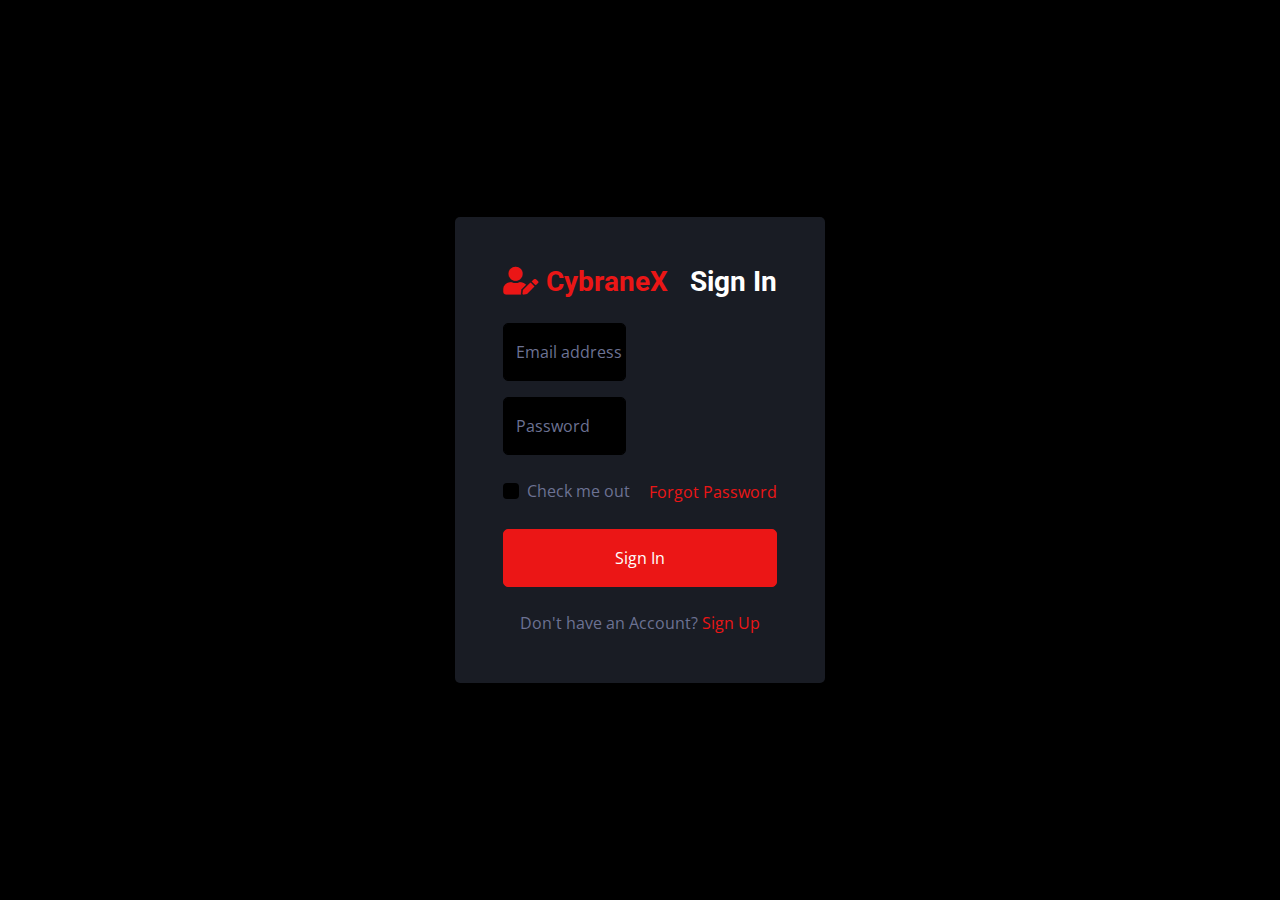
<file: signin.html>
<!DOCTYPE html>
<html lang="en">

<head>
    <meta charset="utf-8">
    <title>Drugn Experiment</title>
    <meta content="width=device-width, initial-scale=1.0" name="viewport">
    <meta content="" name="keywords">
    <meta content="" name="description">

    <!-- Favicon -->
    <link href="img/favicon.ico" rel="icon">

    <!-- Google Web Fonts -->
    <link rel="preconnect" href="https://fonts.googleapis.com">
    <link rel="preconnect" href="https://fonts.gstatic.com" crossorigin>
    <link href="https://fonts.googleapis.com/css2?family=Open+Sans:wght@400;600&family=Roboto:wght@500;700&display=swap" rel="stylesheet"> 
    
    <!-- Icon Font Stylesheet -->
    <link href="https://cdnjs.cloudflare.com/ajax/libs/font-awesome/5.10.0/css/all.min.css" rel="stylesheet">
    <link href="https://cdn.jsdelivr.net/npm/bootstrap-icons@1.4.1/font/bootstrap-icons.css" rel="stylesheet">

    <!-- Libraries Stylesheet -->
    <link href="lib/owlcarousel/assets/owl.carousel.min.css" rel="stylesheet">
    <link href="lib/tempusdominus/css/tempusdominus-bootstrap-4.min.css" rel="stylesheet" />

    <!-- Customized Bootstrap Stylesheet -->
    <link href="css/bootstrap.min.css" rel="stylesheet">

    <!-- Template Stylesheet -->
    <link href="css/style.css" rel="stylesheet">
</head>

<body>
    <div class="container-fluid position-relative d-flex p-0">
        <!-- Spinner Start -->
        <div id="spinner" class="show bg-dark position-fixed translate-middle w-100 vh-100 top-50 start-50 d-flex align-items-center justify-content-center">
            <div class="spinner-border text-primary" style="width: 3rem; height: 3rem;" role="status">
                <span class="sr-only">Loading...</span>
            </div>
        </div>
        <!-- Spinner End -->


        <!-- Sign In Start -->
        <div class="container-fluid">
            <div class="row h-100 align-items-center justify-content-center" style="min-height: 100vh;">
                <div class="col-12 col-sm-8 col-md-6 col-lg-5 col-xl-4">
                    <div class="bg-secondary rounded p-4 p-sm-5 my-4 mx-3">
                        <div class="d-flex align-items-center justify-content-between mb-3">
                            <a href="index.html" class="">
                                <h3 class="text-primary"><i class="fa fa-user-edit me-2"></i>CybraneX</h3>
                            </a>
                            <h3>Sign In</h3>
                        </div>
                        <div class="form-floating mb-3">
                            <input type="email" class="form-control" id="floatingInput" placeholder="name@example.com">
                            <label for="floatingInput">Email address</label>
                        </div>
                        <div class="form-floating mb-4">
                            <input type="password" class="form-control" id="floatingPassword" placeholder="Password">
                            <label for="floatingPassword">Password</label>
                        </div>
                        <div class="d-flex align-items-center justify-content-between mb-4">
                            <div class="form-check">
                                <input type="checkbox" class="form-check-input" id="exampleCheck1">
                                <label class="form-check-label" for="exampleCheck1">Check me out</label>
                            </div>
                            <a href="">Forgot Password</a>
                        </div>
                        <button type="submit" class="btn btn-primary py-3 w-100 mb-4">Sign In</button>
                        <p class="text-center mb-0">Don't have an Account? <a href="">Sign Up</a></p>
                    </div>
                </div>
            </div>
        </div>
        <!-- Sign In End -->
    </div>

    <!-- JavaScript Libraries -->
    <script src="https://code.jquery.com/jquery-3.4.1.min.js"></script>
    <script src="https://cdn.jsdelivr.net/npm/bootstrap@5.0.0/dist/js/bootstrap.bundle.min.js"></script>
    <script src="lib/chart/chart.min.js"></script>
    <script src="lib/easing/easing.min.js"></script>
    <script src="lib/waypoints/waypoints.min.js"></script>
    <script src="lib/owlcarousel/owl.carousel.min.js"></script>
    <script src="lib/tempusdominus/js/moment.min.js"></script>
    <script src="lib/tempusdominus/js/moment-timezone.min.js"></script>
    <script src="lib/tempusdominus/js/tempusdominus-bootstrap-4.min.js"></script>

    <!-- Template Javascript -->
    <script src="js/main.js"></script>
</body>

</html>
</file>
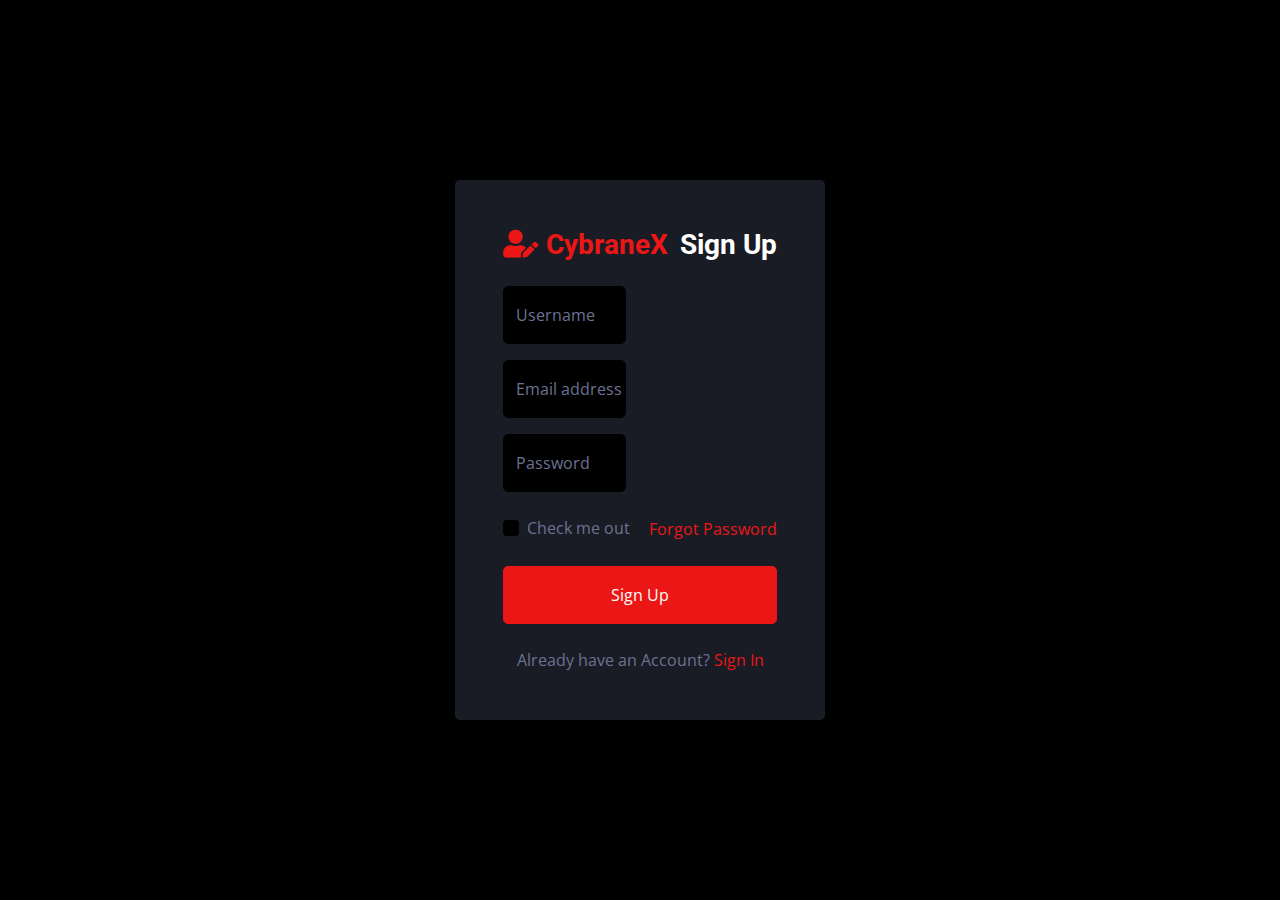
<file: signup.html>
<!DOCTYPE html>
<html lang="en">

<head>
    <meta charset="utf-8">
    <title>Drug Experiment</title>
    <meta content="width=device-width, initial-scale=1.0" name="viewport">
    <meta content="" name="keywords">
    <meta content="" name="description">

    <!-- Favicon -->
    <link href="img/favicon.ico" rel="icon">

    <!-- Google Web Fonts -->
    <link rel="preconnect" href="https://fonts.googleapis.com">
    <link rel="preconnect" href="https://fonts.gstatic.com" crossorigin>
    <link href="https://fonts.googleapis.com/css2?family=Open+Sans:wght@400;600&family=Roboto:wght@500;700&display=swap" rel="stylesheet"> 
    
    <!-- Icon Font Stylesheet -->
    <link href="https://cdnjs.cloudflare.com/ajax/libs/font-awesome/5.10.0/css/all.min.css" rel="stylesheet">
    <link href="https://cdn.jsdelivr.net/npm/bootstrap-icons@1.4.1/font/bootstrap-icons.css" rel="stylesheet">

    <!-- Libraries Stylesheet -->
    <link href="lib/owlcarousel/assets/owl.carousel.min.css" rel="stylesheet">
    <link href="lib/tempusdominus/css/tempusdominus-bootstrap-4.min.css" rel="stylesheet" />

    <!-- Customized Bootstrap Stylesheet -->
    <link href="css/bootstrap.min.css" rel="stylesheet">

    <!-- Template Stylesheet -->
    <link href="css/style.css" rel="stylesheet">
</head>

<body>
    <div class="container-fluid position-relative d-flex p-0">
        <!-- Spinner Start -->
        <div id="spinner" class="show bg-dark position-fixed translate-middle w-100 vh-100 top-50 start-50 d-flex align-items-center justify-content-center">
            <div class="spinner-border text-primary" style="width: 3rem; height: 3rem;" role="status">
                <span class="sr-only">Loading...</span>
            </div>
        </div>
        <!-- Spinner End -->


        <!-- Sign Up Start -->
        <div class="container-fluid">
            <div class="row h-100 align-items-center justify-content-center" style="min-height: 100vh;">
                <div class="col-12 col-sm-8 col-md-6 col-lg-5 col-xl-4">
                    <div class="bg-secondary rounded p-4 p-sm-5 my-4 mx-3">
                        <div class="d-flex align-items-center justify-content-between mb-3">
                            <a href="index.html" class="">
                                <h3 class="text-primary"><i class="fa fa-user-edit me-2"></i>CybraneX</h3>
                            </a>
                            <h3>Sign Up</h3>
                        </div>
                        <div class="form-floating mb-3">
                            <input type="text" class="form-control" id="floatingText" placeholder="jhondoe">
                            <label for="floatingText">Username</label>
                        </div>
                        <div class="form-floating mb-3">
                            <input type="email" class="form-control" id="floatingInput" placeholder="name@example.com">
                            <label for="floatingInput">Email address</label>
                        </div>
                        <div class="form-floating mb-4">
                            <input type="password" class="form-control" id="floatingPassword" placeholder="Password">
                            <label for="floatingPassword">Password</label>
                        </div>
                        <div class="d-flex align-items-center justify-content-between mb-4">
                            <div class="form-check">
                                <input type="checkbox" class="form-check-input" id="exampleCheck1">
                                <label class="form-check-label" for="exampleCheck1">Check me out</label>
                            </div>
                            <a href="">Forgot Password</a>
                        </div>
                        <button type="submit" class="btn btn-primary py-3 w-100 mb-4">Sign Up</button>
                        <p class="text-center mb-0">Already have an Account? <a href="">Sign In</a></p>
                    </div>
                </div>
            </div>
        </div>
        <!-- Sign Up End -->
    </div>

    <!-- JavaScript Libraries -->
    <script src="https://code.jquery.com/jquery-3.4.1.min.js"></script>
    <script src="https://cdn.jsdelivr.net/npm/bootstrap@5.0.0/dist/js/bootstrap.bundle.min.js"></script>
    <script src="lib/chart/chart.min.js"></script>
    <script src="lib/easing/easing.min.js"></script>
    <script src="lib/waypoints/waypoints.min.js"></script>
    <script src="lib/owlcarousel/owl.carousel.min.js"></script>
    <script src="lib/tempusdominus/js/moment.min.js"></script>
    <script src="lib/tempusdominus/js/moment-timezone.min.js"></script>
    <script src="lib/tempusdominus/js/tempusdominus-bootstrap-4.min.js"></script>

    <!-- Template Javascript -->
    <script src="js/main.js"></script>
</body>

</html>
</file>
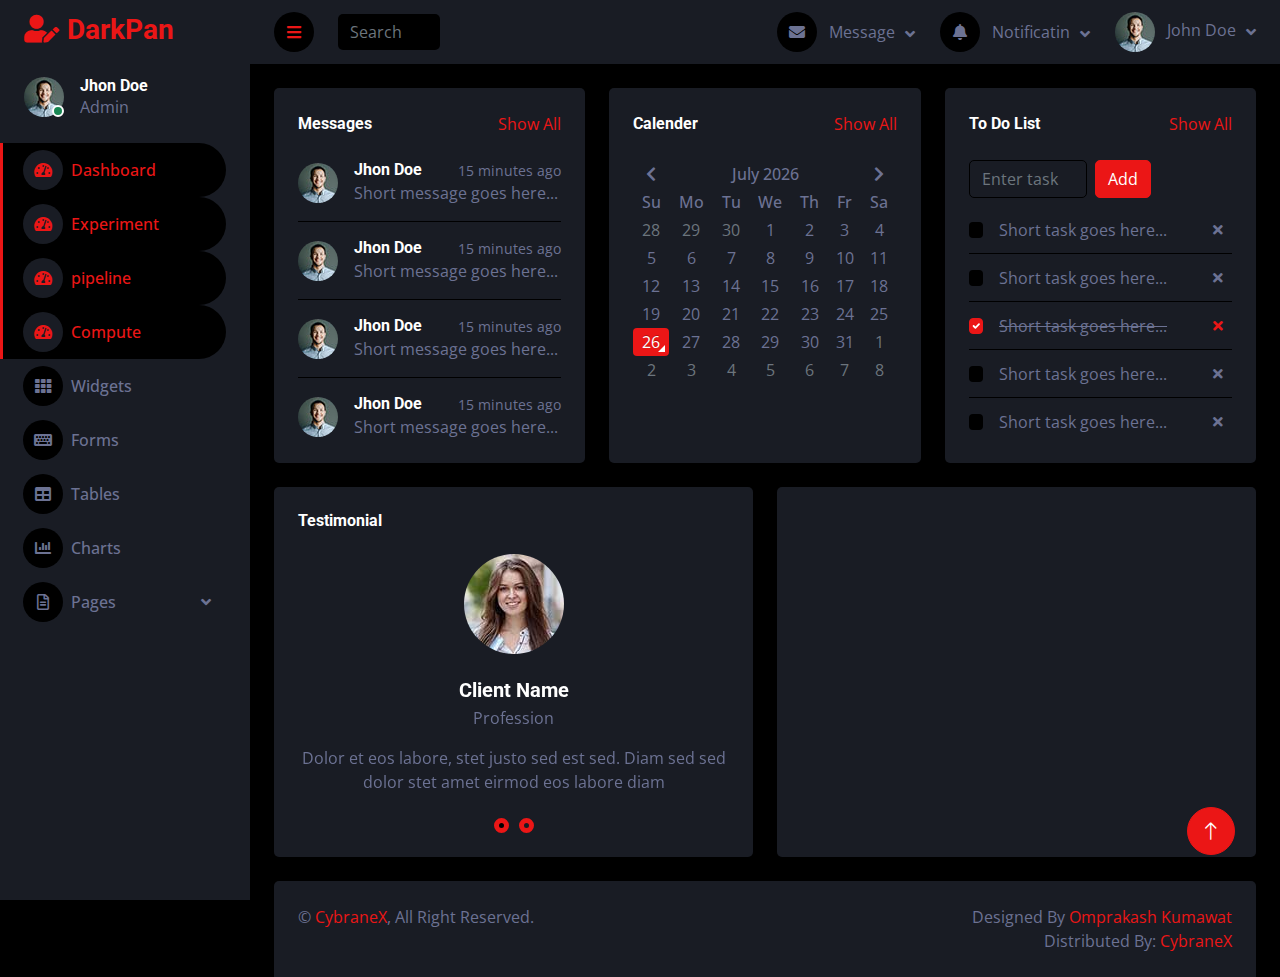
<file: widget.html>
<!DOCTYPE html>
<html lang="en">

<head>
    <meta charset="utf-8">
    <title>Drug Experiment</title>
    <meta content="width=device-width, initial-scale=1.0" name="viewport">
    <meta content="" name="keywords">
    <meta content="" name="description">

    <!-- Favicon -->
    <link href="img/favicon.ico" rel="icon">

    <!-- Google Web Fonts -->
    <link rel="preconnect" href="https://fonts.googleapis.com">
    <link rel="preconnect" href="https://fonts.gstatic.com" crossorigin>
    <link href="https://fonts.googleapis.com/css2?family=Open+Sans:wght@400;600&family=Roboto:wght@500;700&display=swap" rel="stylesheet"> 
    
    <!-- Icon Font Stylesheet -->
    <link href="https://cdnjs.cloudflare.com/ajax/libs/font-awesome/5.10.0/css/all.min.css" rel="stylesheet">
    <link href="https://cdn.jsdelivr.net/npm/bootstrap-icons@1.4.1/font/bootstrap-icons.css" rel="stylesheet">

    <!-- Libraries Stylesheet -->
    <link href="lib/owlcarousel/assets/owl.carousel.min.css" rel="stylesheet">
    <link href="lib/tempusdominus/css/tempusdominus-bootstrap-4.min.css" rel="stylesheet" />

    <!-- Customized Bootstrap Stylesheet -->
    <link href="css/bootstrap.min.css" rel="stylesheet">

    <!-- Template Stylesheet -->
    <link href="css/style.css" rel="stylesheet">
</head>

<body>
    <div class="container-fluid position-relative d-flex p-0">
        <!-- Spinner Start -->
        <div id="spinner" class="show bg-dark position-fixed translate-middle w-100 vh-100 top-50 start-50 d-flex align-items-center justify-content-center">
            <div class="spinner-border text-primary" style="width: 3rem; height: 3rem;" role="status">
                <span class="sr-only">Loading...</span>
            </div>
        </div>
        <!-- Spinner End -->


        <!-- Sidebar Start -->
        <div class="sidebar pe-4 pb-3">
            <nav class="navbar bg-secondary navbar-dark">
                <a href="index.html" class="navbar-brand mx-4 mb-3">
                    <h3 class="text-primary"><i class="fa fa-user-edit me-2"></i>DarkPan</h3>
                </a>
                <div class="d-flex align-items-center ms-4 mb-4">
                    <div class="position-relative">
                        <img class="rounded-circle" src="img/user.jpg" alt="" style="width: 40px; height: 40px;">
                        <div class="bg-success rounded-circle border border-2 border-white position-absolute end-0 bottom-0 p-1"></div>
                    </div>
                    <div class="ms-3">
                        <h6 class="mb-0">Jhon Doe</h6>
                        <span>Admin</span>
                    </div>
                </div>
                <div class="navbar-nav w-100">
                    <a href="index.html" class="nav-item nav-link active"><i class="fa fa-tachometer-alt me-2"></i>Dashboard</a>
                    <a href="index.html" class="nav-item nav-link active"><i class="fa fa-tachometer-alt me-2"></i>Experiment</a>
                    <a href="index.html" class="nav-item nav-link active"><i class="fa fa-tachometer-alt me-2"></i>pipeline</a>
                    <a href="index.html" class="nav-item nav-link active"><i class="fa fa-tachometer-alt me-2"></i>Compute</a>
                     <a href="widget.html" class="nav-item nav-link"><i class="fa fa-th me-2"></i>Widgets</a>
                    <a href="form.html" class="nav-item nav-link"><i class="fa fa-keyboard me-2"></i>Forms</a>
                    <a href="table.html" class="nav-item nav-link"><i class="fa fa-table me-2"></i>Tables</a>
                    <a href="chart.html" class="nav-item nav-link"><i class="fa fa-chart-bar me-2"></i>Charts</a>
                    <div class="nav-item dropdown">
                        <a href="#" class="nav-link dropdown-toggle" data-bs-toggle="dropdown"><i class="far fa-file-alt me-2"></i>Pages</a>
                        <div class="dropdown-menu bg-transparent border-0">
                            <a href="signin.html" class="dropdown-item">Sign In</a>
                            <a href="signup.html" class="dropdown-item">Sign Up</a>
                            <a href="404.html" class="dropdown-item">404 Error</a>
                            <a href="blank.html" class="dropdown-item">Blank Page</a>
                        </div>
                    </div>
                </div>
            </nav>
        </div>
        <!-- Sidebar End -->


        <!-- Content Start -->
        <div class="content">
            <!-- Navbar Start -->
            <nav class="navbar navbar-expand bg-secondary navbar-dark sticky-top px-4 py-0">
                <a href="index.html" class="navbar-brand d-flex d-lg-none me-4">
                    <h2 class="text-primary mb-0"><i class="fa fa-user-edit"></i></h2>
                </a>
                <a href="#" class="sidebar-toggler flex-shrink-0">
                    <i class="fa fa-bars"></i>
                </a>
                <form class="d-none d-md-flex ms-4">
                    <input class="form-control bg-dark border-0" type="search" placeholder="Search">
                </form>
                <div class="navbar-nav align-items-center ms-auto">
                    <div class="nav-item dropdown">
                        <a href="#" class="nav-link dropdown-toggle" data-bs-toggle="dropdown">
                            <i class="fa fa-envelope me-lg-2"></i>
                            <span class="d-none d-lg-inline-flex">Message</span>
                        </a>
                        <div class="dropdown-menu dropdown-menu-end bg-secondary border-0 rounded-0 rounded-bottom m-0">
                            <a href="#" class="dropdown-item">
                                <div class="d-flex align-items-center">
                                    <img class="rounded-circle" src="img/user.jpg" alt="" style="width: 40px; height: 40px;">
                                    <div class="ms-2">
                                        <h6 class="fw-normal mb-0">Jhon send you a message</h6>
                                        <small>15 minutes ago</small>
                                    </div>
                                </div>
                            </a>
                            <hr class="dropdown-divider">
                            <a href="#" class="dropdown-item">
                                <div class="d-flex align-items-center">
                                    <img class="rounded-circle" src="img/user.jpg" alt="" style="width: 40px; height: 40px;">
                                    <div class="ms-2">
                                        <h6 class="fw-normal mb-0">Jhon send you a message</h6>
                                        <small>15 minutes ago</small>
                                    </div>
                                </div>
                            </a>
                            <hr class="dropdown-divider">
                            <a href="#" class="dropdown-item">
                                <div class="d-flex align-items-center">
                                    <img class="rounded-circle" src="img/user.jpg" alt="" style="width: 40px; height: 40px;">
                                    <div class="ms-2">
                                        <h6 class="fw-normal mb-0">Jhon send you a message</h6>
                                        <small>15 minutes ago</small>
                                    </div>
                                </div>
                            </a>
                            <hr class="dropdown-divider">
                            <a href="#" class="dropdown-item text-center">See all message</a>
                        </div>
                    </div>
                    <div class="nav-item dropdown">
                        <a href="#" class="nav-link dropdown-toggle" data-bs-toggle="dropdown">
                            <i class="fa fa-bell me-lg-2"></i>
                            <span class="d-none d-lg-inline-flex">Notificatin</span>
                        </a>
                        <div class="dropdown-menu dropdown-menu-end bg-secondary border-0 rounded-0 rounded-bottom m-0">
                            <a href="#" class="dropdown-item">
                                <h6 class="fw-normal mb-0">Profile updated</h6>
                                <small>15 minutes ago</small>
                            </a>
                            <hr class="dropdown-divider">
                            <a href="#" class="dropdown-item">
                                <h6 class="fw-normal mb-0">New user added</h6>
                                <small>15 minutes ago</small>
                            </a>
                            <hr class="dropdown-divider">
                            <a href="#" class="dropdown-item">
                                <h6 class="fw-normal mb-0">Password changed</h6>
                                <small>15 minutes ago</small>
                            </a>
                            <hr class="dropdown-divider">
                            <a href="#" class="dropdown-item text-center">See all notifications</a>
                        </div>
                    </div>
                    <div class="nav-item dropdown">
                        <a href="#" class="nav-link dropdown-toggle" data-bs-toggle="dropdown">
                            <img class="rounded-circle me-lg-2" src="img/user.jpg" alt="" style="width: 40px; height: 40px;">
                            <span class="d-none d-lg-inline-flex">John Doe</span>
                        </a>
                        <div class="dropdown-menu dropdown-menu-end bg-secondary border-0 rounded-0 rounded-bottom m-0">
                            <a href="#" class="dropdown-item">My Profile</a>
                            <a href="#" class="dropdown-item">Settings</a>
                            <a href="#" class="dropdown-item">Log Out</a>
                        </div>
                    </div>
                </div>
            </nav>
            <!-- Navbar End -->


            <!-- Widget Start -->
            <div class="container-fluid pt-4 px-4">
                <div class="row g-4">
                    <div class="col-sm-12 col-md-6 col-xl-4">
                        <div class="h-100 bg-secondary rounded p-4">
                            <div class="d-flex align-items-center justify-content-between mb-2">
                                <h6 class="mb-0">Messages</h6>
                                <a href="">Show All</a>
                            </div>
                            <div class="d-flex align-items-center border-bottom py-3">
                                <img class="rounded-circle flex-shrink-0" src="img/user.jpg" alt="" style="width: 40px; height: 40px;">
                                <div class="w-100 ms-3">
                                    <div class="d-flex w-100 justify-content-between">
                                        <h6 class="mb-0">Jhon Doe</h6>
                                        <small>15 minutes ago</small>
                                    </div>
                                    <span>Short message goes here...</span>
                                </div>
                            </div>
                            <div class="d-flex align-items-center border-bottom py-3">
                                <img class="rounded-circle flex-shrink-0" src="img/user.jpg" alt="" style="width: 40px; height: 40px;">
                                <div class="w-100 ms-3">
                                    <div class="d-flex w-100 justify-content-between">
                                        <h6 class="mb-0">Jhon Doe</h6>
                                        <small>15 minutes ago</small>
                                    </div>
                                    <span>Short message goes here...</span>
                                </div>
                            </div>
                            <div class="d-flex align-items-center border-bottom py-3">
                                <img class="rounded-circle flex-shrink-0" src="img/user.jpg" alt="" style="width: 40px; height: 40px;">
                                <div class="w-100 ms-3">
                                    <div class="d-flex w-100 justify-content-between">
                                        <h6 class="mb-0">Jhon Doe</h6>
                                        <small>15 minutes ago</small>
                                    </div>
                                    <span>Short message goes here...</span>
                                </div>
                            </div>
                            <div class="d-flex align-items-center pt-3">
                                <img class="rounded-circle flex-shrink-0" src="img/user.jpg" alt="" style="width: 40px; height: 40px;">
                                <div class="w-100 ms-3">
                                    <div class="d-flex w-100 justify-content-between">
                                        <h6 class="mb-0">Jhon Doe</h6>
                                        <small>15 minutes ago</small>
                                    </div>
                                    <span>Short message goes here...</span>
                                </div>
                            </div>
                        </div>
                    </div>
                    <div class="col-sm-12 col-md-6 col-xl-4">
                        <div class="h-100 bg-secondary rounded p-4">
                            <div class="d-flex align-items-center justify-content-between mb-4">
                                <h6 class="mb-0">Calender</h6>
                                <a href="">Show All</a>
                            </div>
                            <div id="calender"></div>
                        </div>
                    </div>
                    <div class="col-sm-12 col-md-6 col-xl-4">
                        <div class="h-100 bg-secondary rounded p-4">
                            <div class="d-flex align-items-center justify-content-between mb-4">
                                <h6 class="mb-0">To Do List</h6>
                                <a href="">Show All</a>
                            </div>
                            <div class="d-flex mb-2">
                                <input class="form-control bg-transparent" type="text" placeholder="Enter task">
                                <button type="button" class="btn btn-primary ms-2">Add</button>
                            </div>
                            <div class="d-flex align-items-center border-bottom py-2">
                                <input class="form-check-input m-0" type="checkbox">
                                <div class="w-100 ms-3">
                                    <div class="d-flex w-100 align-items-center justify-content-between">
                                        <span>Short task goes here...</span>
                                        <button class="btn btn-sm"><i class="fa fa-times"></i></button>
                                    </div>
                                </div>
                            </div>
                            <div class="d-flex align-items-center border-bottom py-2">
                                <input class="form-check-input m-0" type="checkbox">
                                <div class="w-100 ms-3">
                                    <div class="d-flex w-100 align-items-center justify-content-between">
                                        <span>Short task goes here...</span>
                                        <button class="btn btn-sm"><i class="fa fa-times"></i></button>
                                    </div>
                                </div>
                            </div>
                            <div class="d-flex align-items-center border-bottom py-2">
                                <input class="form-check-input m-0" type="checkbox" checked>
                                <div class="w-100 ms-3">
                                    <div class="d-flex w-100 align-items-center justify-content-between">
                                        <span><del>Short task goes here...</del></span>
                                        <button class="btn btn-sm text-primary"><i class="fa fa-times"></i></button>
                                    </div>
                                </div>
                            </div>
                            <div class="d-flex align-items-center border-bottom py-2">
                                <input class="form-check-input m-0" type="checkbox">
                                <div class="w-100 ms-3">
                                    <div class="d-flex w-100 align-items-center justify-content-between">
                                        <span>Short task goes here...</span>
                                        <button class="btn btn-sm"><i class="fa fa-times"></i></button>
                                    </div>
                                </div>
                            </div>
                            <div class="d-flex align-items-center pt-2">
                                <input class="form-check-input m-0" type="checkbox">
                                <div class="w-100 ms-3">
                                    <div class="d-flex w-100 align-items-center justify-content-between">
                                        <span>Short task goes here...</span>
                                        <button class="btn btn-sm"><i class="fa fa-times"></i></button>
                                    </div>
                                </div>
                            </div>
                        </div>
                    </div>
                    <div class="col-sm-12 col-xl-6">
                        <div class="bg-secondary rounded h-100 p-4">
                            <h6 class="mb-4">Testimonial</h6>
                            <div class="owl-carousel testimonial-carousel">
                                <div class="testimonial-item text-center">
                                    <img class="img-fluid rounded-circle mx-auto mb-4" src="img/testimonial-1.jpg" style="width: 100px; height: 100px;">
                                    <h5 class="mb-1">Client Name</h5>
                                    <p>Profession</p>
                                    <p class="mb-0">Dolor et eos labore, stet justo sed est sed. Diam sed sed dolor stet amet eirmod eos labore diam</p>
                                </div>
                                <div class="testimonial-item text-center">
                                    <img class="img-fluid rounded-circle mx-auto mb-4" src="img/testimonial-2.jpg" style="width: 100px; height: 100px;">
                                    <h5 class="mb-1">Client Name</h5>
                                    <p>Profession</p>
                                    <p class="mb-0">Dolor et eos labore, stet justo sed est sed. Diam sed sed dolor stet amet eirmod eos labore diam</p>
                                </div>
                            </div>
                        </div>
                    </div>
                    <div class="col-sm-12 col-xl-6">
                        <div class="bg-secondary rounded h-100 p-4">
                            <iframe class="position-relative rounded w-100 h-100"
                            src="https://www.google.com/maps/embed?pb=!1m18!1m12!1m3!1d3001156.4288297426!2d-78.01371936852176!3d42.72876761954724!2m3!1f0!2f0!3f0!3m2!1i1024!2i768!4f13.1!3m3!1m2!1s0x4ccc4bf0f123a5a9%3A0xddcfc6c1de189567!2sNew%20York%2C%20USA!5e0!3m2!1sen!2sbd!4v1603794290143!5m2!1sen!2sbd"
                            frameborder="0" allowfullscreen="" aria-hidden="false"
                            tabindex="0" style="filter: grayscale(100%) invert(92%) contrast(83%); border: 0;"></iframe>
                        </div>
                    </div>
                </div>
            </div>
            <!-- Widget End -->


            <!-- Footer Start -->
            <div class="container-fluid pt-4 px-4">
                <div class="bg-secondary rounded-top p-4">
                    <div class="row">
                        <div class="col-12 col-sm-6 text-center text-sm-start">
                            &copy; <a href="https://www.cybranex.com/">CybraneX</a>, All Right Reserved. 
                        </div>
                        <div class="col-12 col-sm-6 text-center text-sm-end">
                            <!--/*** This template is free as long as you keep the footer author’s credit link/attribution link/backlink. If you'd like to use the template without the footer author’s credit link/attribution link/backlink, you can purchase the Credit Removal License from "https://htmlcodex.com/credit-removal". Thank you for your support. ***/-->
                            Designed By <a href="#">Omprakash Kumawat</a>
                            <br>Distributed By: <a href="https://www.cybranex.com/" target="_blank">CybraneX</a>
                        </div>
                    </div>
                </div>
            </div>
            <!-- Footer End -->
        </div>
        <!-- Content End -->


        <!-- Back to Top -->
        <a href="#" class="btn btn-lg btn-primary btn-lg-square back-to-top"><i class="bi bi-arrow-up"></i></a>
    </div>

    <!-- JavaScript Libraries -->
    <script src="https://code.jquery.com/jquery-3.4.1.min.js"></script>
    <script src="https://cdn.jsdelivr.net/npm/bootstrap@5.0.0/dist/js/bootstrap.bundle.min.js"></script>
    <script src="lib/chart/chart.min.js"></script>
    <script src="lib/easing/easing.min.js"></script>
    <script src="lib/waypoints/waypoints.min.js"></script>
    <script src="lib/owlcarousel/owl.carousel.min.js"></script>
    <script src="lib/tempusdominus/js/moment.min.js"></script>
    <script src="lib/tempusdominus/js/moment-timezone.min.js"></script>
    <script src="lib/tempusdominus/js/tempusdominus-bootstrap-4.min.js"></script>

    <!-- Template Javascript -->
    <script src="js/main.js"></script>
</body>

</html>
</file>
<file: css/style.css>
:root {
    --primary: #EB1616;
    --secondary: #191C24;
    --light: #6C7293;
    --dark: #000000;
}

.back-to-top {
    position: fixed;
    display: none;
    right: 45px;
    bottom: 45px;
    z-index: 99;
}


/*** Spinner ***/

#spinner {
    opacity: 0;
    visibility: hidden;
    transition: opacity .5s ease-out, visibility 0s linear .5s;
    z-index: 99999;
}

#spinner.show {
    transition: opacity .5s ease-out, visibility 0s linear 0s;
    visibility: visible;
    opacity: 1;
}


/*** Button ***/

.btn {
    transition: .5s;
}

.btn-square {
    width: 38px;
    height: 38px;
}

.btn-sm-square {
    width: 32px;
    height: 32px;
}

.btn-lg-square {
    width: 48px;
    height: 48px;
}

.btn-square,
.btn-sm-square,
.btn-lg-square {
    padding: 0;
    display: inline-flex;
    align-items: center;
    justify-content: center;
    font-weight: normal;
    border-radius: 50px;
}


/*** Layout ***/

.sidebar {
    position: fixed;
    top: 0;
    left: 0;
    bottom: 0;
    width: 250px;
    height: 100vh;
    overflow-y: auto;
    background: var(--secondary);
    transition: 0.5s;
    z-index: 999;
}

.content {
    margin-left: 250px;
    min-height: 100vh;
    background: var(--dark);
    transition: 0.5s;
}

@media (min-width: 992px) {
    .sidebar {
        margin-left: 0;
    }
    .sidebar.open {
        margin-left: -250px;
    }
    .content {
        width: calc(100% - 250px);
    }
    .content.open {
        width: 100%;
        margin-left: 0;
    }
}

@media (max-width: 991.98px) {
    .sidebar {
        margin-left: -250px;
    }
    .sidebar.open {
        margin-left: 0;
    }
    .content {
        width: 100%;
        margin-left: 0;
    }
}


/*** Navbar ***/

.sidebar .navbar .navbar-nav .nav-link {
    padding: 7px 20px;
    color: var(--light);
    font-weight: 500;
    border-left: 3px solid var(--secondary);
    border-radius: 0 30px 30px 0;
    outline: none;
}

.sidebar .navbar .navbar-nav .nav-link:hover,
.sidebar .navbar .navbar-nav .nav-link.active {
    color: var(--primary);
    background: var(--dark);
    border-color: var(--primary);
}

.sidebar .navbar .navbar-nav .nav-link i {
    width: 40px;
    height: 40px;
    display: inline-flex;
    align-items: center;
    justify-content: center;
    background: var(--dark);
    border-radius: 40px;
}

.sidebar .navbar .navbar-nav .nav-link:hover i,
.sidebar .navbar .navbar-nav .nav-link.active i {
    background: var(--secondary);
}

.sidebar .navbar .dropdown-toggle::after {
    position: absolute;
    top: 15px;
    right: 15px;
    border: none;
    content: "\f107";
    font-family: "Font Awesome 5 Free";
    font-weight: 900;
    transition: .5s;
}

.sidebar .navbar .dropdown-toggle[aria-expanded=true]::after {
    transform: rotate(-180deg);
}

.sidebar .navbar .dropdown-item {
    padding-left: 25px;
    border-radius: 0 30px 30px 0;
    color: var(--light);
}

.sidebar .navbar .dropdown-item:hover,
.sidebar .navbar .dropdown-item.active {
    background: var(--dark);
}

.content .navbar .navbar-nav .nav-link {
    margin-left: 25px;
    padding: 12px 0;
    color: var(--light);
    outline: none;
}

.content .navbar .navbar-nav .nav-link:hover,
.content .navbar .navbar-nav .nav-link.active {
    color: var(--primary);
}

.content .navbar .sidebar-toggler,
.content .navbar .navbar-nav .nav-link i {
    width: 40px;
    height: 40px;
    display: inline-flex;
    align-items: center;
    justify-content: center;
    background: var(--dark);
    border-radius: 40px;
}

.content .navbar .dropdown-item {
    color: var(--light);
}

.content .navbar .dropdown-item:hover,
.content .navbar .dropdown-item.active {
    background: var(--dark);
}

.content .navbar .dropdown-toggle::after {
    margin-left: 6px;
    vertical-align: middle;
    border: none;
    content: "\f107";
    font-family: "Font Awesome 5 Free";
    font-weight: 900;
    transition: .5s;
}

.content .navbar .dropdown-toggle[aria-expanded=true]::after {
    transform: rotate(-180deg);
}

@media (max-width: 575.98px) {
    .content .navbar .navbar-nav .nav-link {
        margin-left: 15px;
    }
}


/*** Date Picker ***/

.bootstrap-datetimepicker-widget.bottom {
    top: auto !important;
}

.bootstrap-datetimepicker-widget .table * {
    border-bottom-width: 0px;
}

.bootstrap-datetimepicker-widget .table th {
    font-weight: 500;
}

.bootstrap-datetimepicker-widget.dropdown-menu {
    padding: 10px;
    border-radius: 2px;
}

.bootstrap-datetimepicker-widget table td.active,
.bootstrap-datetimepicker-widget table td.active:hover {
    background: var(--primary);
}

.bootstrap-datetimepicker-widget table td.today::before {
    border-bottom-color: var(--primary);
}


/*** Testimonial ***/

.progress .progress-bar {
    width: 0px;
    transition: 2s;
}


/*** Testimonial ***/

.testimonial-carousel .owl-dots {
    margin-top: 24px;
    display: flex;
    align-items: flex-end;
    justify-content: center;
}

.testimonial-carousel .owl-dot {
    position: relative;
    display: inline-block;
    margin: 0 5px;
    width: 15px;
    height: 15px;
    border: 5px solid var(--primary);
    border-radius: 15px;
    transition: .5s;
}

.testimonial-carousel .owl-dot.active {
    background: var(--dark);
    border-color: var(--primary);
}

.extra-info {
    display: none;
    line-height: 30px;
    font-size: 12px;
    position: absolute;
    top: 0;
    left: 50px;
}

.info:hover .extra-info {
    display: block;
}

.info {
    font-size: 20px;
    padding-left: 5px;
    width: 20px;
    border-radius: 15px;
}

.info:hover {
    /* background-color: white; */
    padding: 0 0 0 5px;
    width: 315px;
    text-align: left !important;
}
</file>
